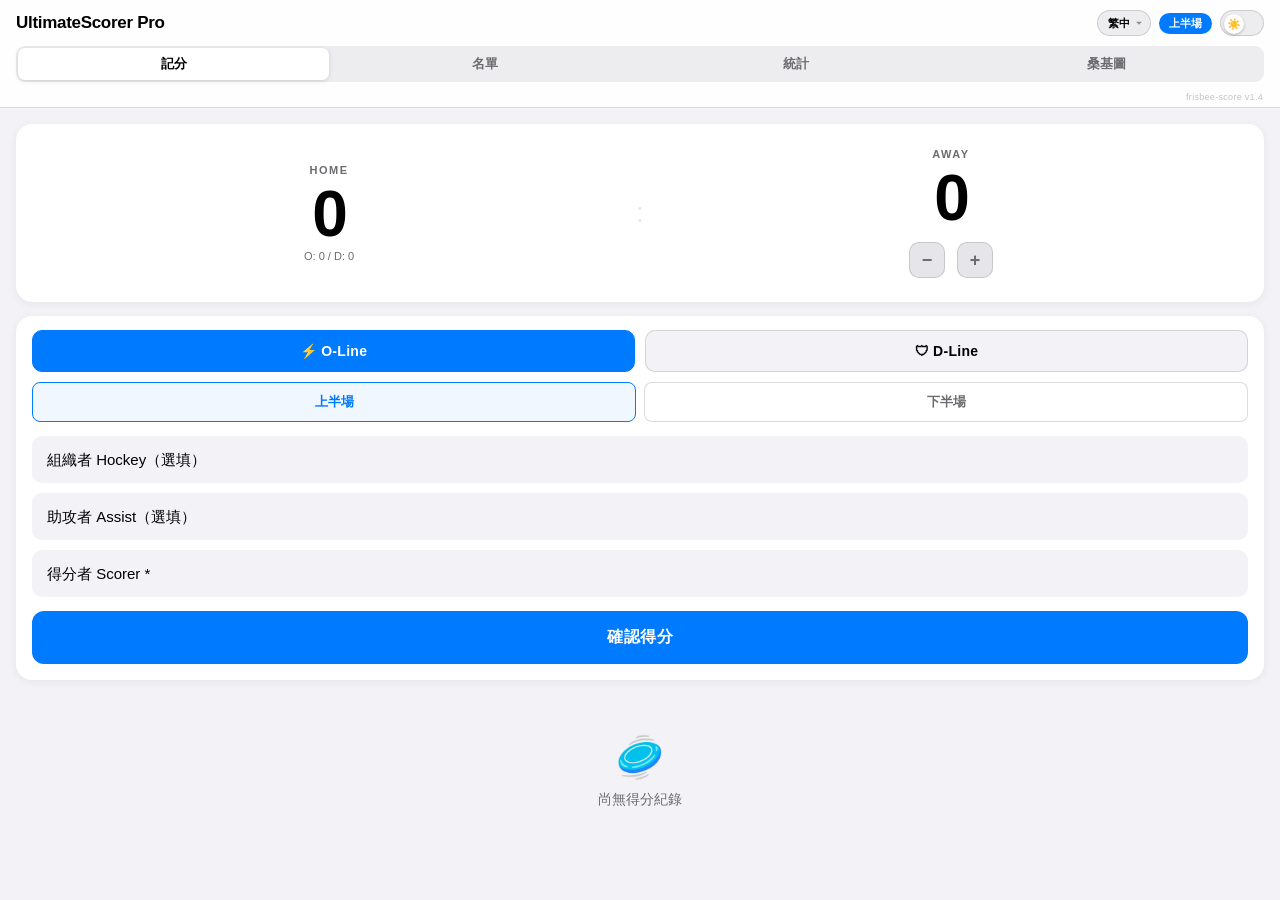
<file: index.html>
<!DOCTYPE html>
<html lang="zh-TW">
<head>
<meta charset="UTF-8">
<meta name="viewport" content="width=device-width, initial-scale=1.0, maximum-scale=1.0, user-scalable=no">
<title>UltimateScorer Pro</title>
<style>
/* ── THEME TOKENS ── */
:root {
  --bg: #F2F2F7;
  --card: #FFFFFF;
  --nav-bg: rgba(255,255,255,0.88);
  --label: #000000;
  --label2: #6C6C70;
  --blue: #007AFF;
  --red: #FF3B30;
  --green: #34C759;
  --orange: #FF9500;
  --border: rgba(60,60,67,0.18);
  --sep: rgba(60,60,67,0.12);
  --seg-bg: rgba(118,118,128,0.12);
  --seg-active: #FFFFFF;
  --half-active-bg: #F0F7FF;
  --opp-btn-bg: #E5E5EA;
  --input-bg: #F2F2F7;
  --stat-card: #FFFFFF;
  --lb-bg: #FFFFFF;
  --sankey-bg: #FFFFFF;
  --sankey-node: #FFFFFF;
  --band-fill: #AEAEB2;
  --band-label: #3C3C43;
  --col-label: #8E8E93;
  --empty-color: #6C6C70;
  --ver-color: rgba(60,60,67,0.3);
  --banner-bg: #FFF3E0;
  --banner-txt: #E65100;
}
body.dark {
  --bg: #1C1C1E;
  --card: #2C2C2E;
  --nav-bg: rgba(28,28,30,0.92);
  --label: #FFFFFF;
  --label2: #98989F;
  --border: rgba(255,255,255,0.12);
  --sep: rgba(255,255,255,0.08);
  --seg-bg: rgba(255,255,255,0.08);
  --seg-active: #3A3A3C;
  --half-active-bg: #1A2E44;
  --opp-btn-bg: #3A3A3C;
  --input-bg: #3A3A3C;
  --stat-card: #2C2C2E;
  --lb-bg: #2C2C2E;
  --sankey-bg: #2C2C2E;
  --sankey-node: #3A3A3C;
  --band-fill: #636366;
  --band-label: #EBEBF5;
  --col-label: #98989F;
  --empty-color: #98989F;
  --ver-color: rgba(255,255,255,0.2);
  --banner-bg: #3E2700;
  --banner-txt: #FFAA00;
}

* { box-sizing: border-box; margin: 0; padding: 0; -webkit-tap-highlight-color: transparent; }

/* ── 語言字體優化 ── */
body { font-family: -apple-system, BlinkMacSystemFont, "SF Pro Text", sans-serif; background: var(--bg); color: var(--label); min-height: 100vh; overflow-x: hidden; transition: background .3s, color .3s; }
body:lang(zh-TW) { font-family: -apple-system, BlinkMacSystemFont, "PingFang TC", "Microsoft JhengHei", "SF Pro Text", sans-serif; }
body:lang(zh-CN) { font-family: -apple-system, BlinkMacSystemFont, "PingFang SC", "Microsoft YaHei", "SF Pro Text", sans-serif; }
body:lang(en) { font-family: -apple-system, BlinkMacSystemFont, "SF Pro Text", "Helvetica Neue", Arial, sans-serif; }

/* NAV */
.nav { position: sticky; top: 0; z-index: 100; background: var(--nav-bg); backdrop-filter: blur(24px); border-bottom: 0.5px solid var(--border); transition: background .3s; }
.nav-top { display: flex; justify-content: space-between; align-items: center; padding: 10px 16px 0; gap: 8px; }
.nav-left { flex: 1; min-width: 0; }
.nav-title { font-size: 17px; font-weight: 800; letter-spacing: -0.3px; white-space: nowrap; overflow: hidden; text-overflow: ellipsis; }
.nav-sub { font-size: 11px; color: var(--label2); font-weight: 500; }
.nav-right { display: flex; align-items: center; gap: 8px; flex-shrink: 0; }
.half-tag { font-size: 11px; font-weight: 700; padding: 3px 10px; border-radius: 20px; background: var(--blue); color: white; }

/* 語言選擇器 (導航列專用) */
.lang-select {
  appearance: none; -webkit-appearance: none;
  background: var(--seg-bg) url("data:image/svg+xml;utf8,<svg fill='%238E8E93' height='14' viewBox='0 0 24 24' width='14' xmlns='http://www.w3.org/2000/svg'><path d='M7 10l5 5 5-5z'/></svg>") no-repeat right 4px center;
  border: 0.5px solid var(--border); border-radius: 13px;
  padding: 2px 20px 2px 10px; font-size: 11px; font-weight: 700;
  color: var(--label); cursor: pointer; outline: none; height: 26px;
}

/* TOGGLES */
.dark-toggle { width: 44px; height: 26px; border-radius: 13px; background: var(--seg-bg); border: 0.5px solid var(--border); position: relative; cursor: pointer; transition: background .3s; flex-shrink: 0; }
.dark-toggle.on { background: #3A3A3C; }
.dark-toggle-knob { position: absolute; top: 3px; left: 3px; width: 20px; height: 20px; border-radius: 50%; background: white; transition: transform .25s; font-size: 11px; display: flex; align-items: center; justify-content: center; box-shadow: 0 1px 3px rgba(0,0,0,0.25); }
.dark-toggle.on .dark-toggle-knob { transform: translateX(18px); }

.switch-btn { width: 44px; height: 26px; border-radius: 13px; background: var(--seg-bg); border: 0.5px solid var(--border); position: relative; cursor: pointer; transition: background .3s; flex-shrink: 0; }
.switch-btn.on { background: var(--green); border-color: var(--green); }
.switch-knob { position: absolute; top: 3px; left: 3px; width: 19px; height: 19px; border-radius: 50%; background: white; transition: transform .25s; box-shadow: 0 1px 3px rgba(0,0,0,0.25); }
.switch-btn.on .switch-knob { transform: translateX(18px); }

.seg { background: var(--seg-bg); border-radius: 9px; padding: 2px; display: flex; margin: 10px 16px; }
.seg-btn { flex: 1; border: none; padding: 7px 4px; font-size: 13px; font-weight: 600; border-radius: 7px; background: transparent; cursor: pointer; color: var(--label2); transition: all .2s; }
.seg-btn.active { background: var(--seg-active); color: var(--label); box-shadow: 0 1px 4px rgba(0,0,0,0.14); }

.ver { font-size: 9px; color: var(--ver-color); text-align: right; padding: 0 17px 5px; letter-spacing: 0.3px; }

/* SCREENS */
.screen { display: none; padding: 16px; padding-bottom: 40px; }
.screen.active { display: block; }
.card { background: var(--card); border-radius: 16px; box-shadow: 0 2px 8px rgba(0,0,0,0.06); margin-bottom: 14px; overflow: hidden; transition: background .3s; }
.card-p { padding: 16px; }

/* SCOREBOARD */
.opp-banner { display:none; background: var(--banner-bg); color: var(--banner-txt); padding: 10px 16px; font-size: 13px; font-weight: 700; border-bottom: 0.5px solid var(--sep); }
.scoreboard { display: flex; align-items: center; justify-content: space-around; padding: 24px 16px; }
.score-side { text-align: center; flex: 1; display: flex; flex-direction: column; align-items: center; }
.score-label { font-size: 11px; font-weight: 800; letter-spacing: 1.5px; color: var(--label2); margin-bottom: 6px; }
.score-num { font-size: 64px; font-weight: 900; letter-spacing: -2px; line-height: 1; transition: transform .3s; }
.score-num.pop { animation: scorePop .35s ease; }
@keyframes scorePop { 0%{transform:scale(1)} 40%{transform:scale(1.25)} 100%{transform:scale(1)} }
.score-divider { font-size: 28px; color: var(--sep); font-weight: 300; padding: 0 10px; }

/* AWAY INLINE CONTROLS */
.opp-ctrl-std { display: flex; gap: 12px; margin-top: 12px; }
.opp-ctrl-std .opp-btn { width: 36px; height: 36px; border-radius: 10px; border: 1px solid var(--border); background: var(--opp-btn-bg); font-size: 18px; font-weight: 700; cursor: pointer; color: var(--label2); }
.opp-ctrl-track { display: none; gap: 8px; margin-top: 16px; align-items: center; justify-content: center; width: 100%; }
.opp-ctrl-track .opp-btn { width: 34px; height: 34px; flex-shrink: 0; border-radius: 8px; border: 1px solid var(--border); background: var(--opp-btn-bg); font-size: 18px; font-weight: 700; cursor: pointer; color: var(--label); transition: opacity .2s; }
.opp-ctrl-track .opp-btn:active { opacity: 0.6; }
.opp-ctrl-track input { flex: 1; min-width: 0; height: 34px; padding: 0 10px; border-radius: 8px; background: var(--input-bg); border: 1px solid transparent; font-size: 13px; color: var(--label); outline: none; }
.opp-ctrl-track input:focus { border-color: var(--orange); }
.opp-ctrl-track .rec-btn { height: 34px; padding: 0 14px; border-radius: 8px; background: var(--orange); color: white; border: none; font-size: 13px; font-weight: 700; cursor: pointer; flex-shrink: 0; }
.opp-ctrl-track .rec-btn:active { transform: scale(0.95); }

/* FORMS */
.line-row { display: flex; gap: 10px; padding: 14px 16px 0; }
.line-btn { flex: 1; padding: 12px; border-radius: 10px; border: 1.5px solid var(--border); font-size: 14px; font-weight: 700; background: var(--input-bg); color: var(--label); cursor: pointer; transition: all .2s; letter-spacing: 0.3px; }
.line-btn.act-o { background: var(--blue); color: white; border-color: var(--blue); }
.line-btn.act-d { background: var(--red); color: white; border-color: var(--red); }
.half-row { display: flex; gap: 8px; padding: 10px 16px 14px; }
.half-btn { flex: 1; padding: 10px; border-radius: 8px; border: 1px solid var(--border); font-size: 13px; font-weight: 700; background: var(--card); cursor: pointer; color: var(--label2); transition: all .2s; }
.half-btn.active { background: var(--half-active-bg); border-color: var(--blue); color: var(--blue); }
.custom-select, .custom-input { width: 100%; padding: 14px; border-radius: 10px; background: var(--input-bg); border: 1px solid transparent; font-size: 15px; appearance: none; -webkit-appearance: none; margin-bottom: 10px; color: var(--label); transition: border-color .3s; }
.custom-select:focus, .custom-input:focus { outline: none; border-color: var(--blue); }
.btn-main { width: 100%; border: none; padding: 16px; border-radius: 12px; background: var(--blue); color: white; font-size: 16px; font-weight: 700; cursor: pointer; transition: transform .15s; letter-spacing: 0.5px; margin-top: 4px; }
.btn-main:active { transform: scale(0.97); }

/* LOG */
.log-item { display: flex; align-items: center; justify-content: space-between; padding: 14px 16px; border-bottom: 0.5px solid var(--sep); }
.log-item:last-child { border-bottom: none; }
.log-bar { width: 4px; height: 36px; border-radius: 2px; flex-shrink: 0; margin-right: 12px; }
.log-main { flex: 1; min-width: 0; }
.log-scorer { font-weight: 700; font-size: 15px; }
.log-chain { font-size: 12px; color: var(--label2); margin-top: 3px; white-space: nowrap; overflow: hidden; text-overflow: ellipsis; }
.log-meta { font-size: 11px; color: var(--label2); margin-top: 2px; }
.log-actions { display: flex; gap: 4px; flex-shrink: 0; }
.icon-btn { border: none; background: none; cursor: pointer; font-size: 16px; padding: 6px; color: var(--label2); }
.log-num { font-size: 12px; font-weight: 800; color: var(--label2); min-width: 24px; text-align: center; margin-right: 10px; }

/* ROSTER & SETTINGS */
.p-chips { display: flex; flex-wrap: wrap; gap: 8px; padding: 16px 16px 8px; }
.p-chip { display: flex; align-items: center; gap: 6px; padding: 6px 12px; border-radius: 20px; font-size: 13px; font-weight: 700; color: white; }
.p-chip-rm { background: rgba(255,255,255,0.25); border: none; border-radius: 50%; width: 16px; height: 16px; cursor: pointer; font-size: 10px; color: white; display: flex; align-items: center; justify-content: center; }
.add-row { display: flex; gap: 8px; padding: 8px 16px 16px; }
.add-btn { background: var(--blue); color: white; border: none; padding: 10px 20px; border-radius: 10px; font-weight: 700; font-size: 14px; cursor: pointer; white-space: nowrap; }
.card-hd { padding: 14px 16px; font-size: 14px; font-weight: 800; border-bottom: 0.5px solid var(--sep); color: var(--label); }

/* STATS & SANKEY */
.stat-grid { display: grid; grid-template-columns: 1fr 1fr; gap: 10px; margin-bottom: 14px; }
.stat-card { background: var(--stat-card); border-radius: 14px; padding: 16px; box-shadow: 0 2px 8px rgba(0,0,0,0.06); }
.stat-label { font-size: 11px; font-weight: 700; letter-spacing: 0.5px; color: var(--label2); margin-bottom: 6px; }
.stat-val { font-size: 28px; font-weight: 900; letter-spacing: -1px; }
.stat-sub { font-size: 12px; color: var(--label2); margin-top: 4px; }
.leaderboard { background: var(--lb-bg); border-radius: 16px; box-shadow: 0 2px 8px rgba(0,0,0,0.06); margin-bottom: 14px; overflow: hidden; }
.lb-header { padding: 14px 16px; border-bottom: 0.5px solid var(--sep); font-size: 13px; font-weight: 800; color: var(--label2); }
.lb-row { display: flex; align-items: center; padding: 12px 16px; border-bottom: 0.5px solid var(--sep); }
.lb-row:last-child { border-bottom: none; }
.lb-rank { font-size: 13px; font-weight: 800; color: var(--label2); min-width: 24px; }
.lb-dot { width: 12px; height: 12px; border-radius: 50%; margin-right: 12px; flex-shrink: 0; }
.lb-name { flex: 1; font-size: 15px; font-weight: 600; min-width: 0; overflow: hidden; text-overflow: ellipsis; white-space: nowrap; }
.lb-count { font-size: 16px; font-weight: 800; }
.lb-bar-wrap { flex: 1; height: 6px; background: var(--bg); border-radius: 3px; margin: 0 12px; min-width: 30px; }
.lb-bar { height: 6px; border-radius: 3px; transition: width .4s ease; }
#sankey-wrap { background: var(--sankey-bg); border-radius: 16px; overflow-x: auto; box-shadow: 0 2px 8px rgba(0,0,0,0.06); margin-bottom: 14px; padding: 8px 0; }
#sankey-svg { display: block; }
.csv-btn { width: 100%; background: none; border: 1.5px solid var(--blue); color: var(--blue); padding: 14px; border-radius: 12px; font-weight: 700; font-size: 15px; cursor: pointer; }

.empty { text-align: center; padding: 40px 20px; color: var(--empty-color); font-size: 14px; }
.empty-icon { font-size: 40px; margin-bottom: 10px; }
.toast { position: fixed; bottom: 30px; left: 50%; transform: translateX(-50%) translateY(20px); background: rgba(30,30,30,0.92); color: white; padding: 12px 24px; border-radius: 24px; font-size: 14px; font-weight: 600; opacity: 0; transition: all .3s; z-index: 9999; white-space: nowrap; pointer-events: none; }
.toast.show { opacity: 1; transform: translateX(-50%) translateY(0); }
.editing-highlight { animation: editPulse .6s ease; }
@keyframes editPulse { 0%,100%{box-shadow:0 2px 8px rgba(0,0,0,0.06)} 50%{box-shadow:0 0 0 3px var(--blue)} }
</style>
</head>
<body>

<div class="nav">
  <div class="nav-top">
    <div class="nav-left">
      <div class="nav-title" id="disp-match">UltimateScorer Pro</div>
      <div class="nav-sub" id="disp-team"></div>
    </div>
    <div class="nav-right">
      <select class="lang-select" id="sel-lang" onchange="setLang(this.value)">
        <option value="zh-TW">繁中</option>
        <option value="zh-CN">简中</option>
        <option value="en">EN</option>
      </select>
      <div class="half-tag" id="disp-half" data-t="half1">上半場</div>
      <button class="dark-toggle" id="dark-toggle" onclick="toggleDark()">
        <div class="dark-toggle-knob" id="toggle-knob">☀️</div>
      </button>
    </div>
  </div>
  <div class="seg">
    <button class="seg-btn active" onclick="showTab('record',this)" data-t="tabRec">記分</button>
    <button class="seg-btn" onclick="showTab('roster',this)" data-t="tabRos">名單</button>
    <button class="seg-btn" onclick="showTab('stats',this)" data-t="tabStat">統計</button>
    <button class="seg-btn" onclick="showTab('sankey',this)" data-t="tabSan">桑基圖</button>
  </div>
  <div class="ver">frisbee-score v1.4</div>
</div>

<div id="record-screen" class="screen active">
  <div class="card">
    <div id="opp-banner" class="opp-banner">
      <span data-t="oppModeOn">🏃 已啟用對手得分記錄模式</span>
    </div>
    <div class="scoreboard">
      <div class="score-side">
        <div class="score-label">HOME</div>
        <div class="score-num" id="us-score">0</div>
        <div style="font-size:11px;color:var(--label2);margin-top:4px" id="line-breakdown">O: 0 / D: 0</div>
      </div>
      <div class="score-divider">:</div>
      <div class="score-side">
        <div class="score-label">AWAY</div>
        <div class="score-num" id="opp-score">0</div>
        
        <div class="opp-ctrl-std" id="opp-ctrl-std">
          <button class="opp-btn" onclick="adj(-1)">−</button>
          <button class="opp-btn" onclick="adj(1)">+</button>
        </div>

        <div class="opp-ctrl-track" id="opp-ctrl-track">
          <button class="opp-btn" onclick="adj(-1)">−</button>
          <input type="text" id="in-opp-scorer" data-ph="oppName" placeholder="對手姓名 (選填)">
          <button class="rec-btn" onclick="recAway()" data-t="btnRec">記錄</button>
        </div>
      </div>
    </div>
  </div>

  <div class="card">
    <div class="line-row">
      <button class="line-btn act-o" id="line-o" onclick="setL('O')" data-t="lineO">⚡ O-Line</button>
      <button class="line-btn" id="line-d" onclick="setL('D')" data-t="lineD">🛡 D-Line</button>
    </div>
    <div class="half-row">
      <button class="half-btn active" id="h1-btn" onclick="setHalf(1)" data-t="half1">上半場</button>
      <button class="half-btn" id="h2-btn" onclick="setHalf(2)" data-t="half2">下半場</button>
    </div>
    <div style="padding:0 16px 16px">
      <select class="custom-select" id="sel-p"></select>
      <select class="custom-select" id="sel-a"></select>
      <select class="custom-select" id="sel-s"></select>
      <button class="btn-main" id="main-btn" onclick="recHome()" data-t="btnConfirm">確認得分</button>
    </div>
  </div>

  <div id="log"></div>
</div>

<div id="roster-screen" class="screen">
  <div class="card">
    <div class="card-hd" data-t="matchSet">比賽設定</div>
    <div style="padding:16px">
      <input id="in-match" type="text" class="custom-input" style="margin-bottom:10px" data-ph="phMatch" placeholder="比賽名稱..." oninput="updateMeta()">
      <input id="in-team" type="text" class="custom-input" style="margin-bottom:16px" data-ph="phTeam" placeholder="隊伍名稱..." oninput="updateMeta()">

      <div style="display:flex; justify-content:space-between; align-items:center; padding-top:16px; border-top:0.5px solid var(--sep);">
        <div>
          <div style="font-size:14px; font-weight:600;" data-t="oppTrackMsg">記錄 AWAY 得分進時間軸</div>
          <div style="font-size:11px; color:var(--label2); margin-top:4px;" data-t="oppTrackSub">啟用後記分頁面會顯示對手得分按鈕</div>
        </div>
        <button class="switch-btn" id="opp-track-toggle" onclick="toggleOppTrack()">
          <div class="switch-knob"></div>
        </button>
      </div>
    </div>
  </div>

  <div class="card">
    <div class="card-hd"><span data-t="rosterTitle">隊員名單</span> <span id="p-count" style="font-weight:400;color:var(--label2)"></span></div>
    <div class="p-chips" id="p-list"></div>
    <div class="add-row">
      <input id="p-in" type="text" class="custom-input" style="flex:1;margin:0" data-ph="phAddP" placeholder="輸入姓名..." onkeydown="if(event.key==='Enter')addP()">
      <button class="add-btn" onclick="addP()" data-t="btnAdd">新增</button>
    </div>
  </div>

  <div class="card card-p" style="display:flex;justify-content:space-between;align-items:center">
    <div>
      <div style="font-size:13px;font-weight:700" data-t="resetMatch">重置本場比賽</div>
      <div style="font-size:11px;color:var(--label2); margin-top:2px" id="reset-hint" data-t="resetSub">清除所有得分紀錄</div>
    </div>
    <button id="reset-btn" onclick="resetStep()" style="background:var(--red);color:white;border:none;padding:8px 16px;border-radius:10px;font-size:13px;font-weight:700;cursor:pointer" data-t="btnReset">重置</button>
  </div>
</div>

<div id="stats-screen" class="screen">
  <div id="stats-content"></div>
</div>

<div id="sankey-screen" class="screen">
  <div id="sankey-wrap"><svg id="sankey-svg" style="min-height:80px"></svg></div>
  <button class="csv-btn" onclick="dl()" data-t="dlCsv">📥 導出 CSV 戰報</button>
</div>

<div class="toast" id="toast"></div>

<script>
const STORAGE_KEY = 'uscorer_v4';

const PALETTE = [
  '#AF52DE', '#FF2D55', '#5856D6', '#34C759', '#FF9500', '#007AFF', '#FF3B30', 
  '#5AC8FA', '#4CD964', '#FFCC00', '#8E8E93', '#E5C07B', '#61AFEF', '#C678DD', 
  '#98C379', '#D19A66', '#E06C75', '#56B6C2'
];

const i18n = {
  'zh-TW': {
    half1: '上半場', half2: '下半場',
    tabRec: '記分', tabRos: '名單', tabStat: '統計', tabSan: '桑基圖',
    oppModeOn: '🏃 已啟用對手得分記錄模式', oppName: '對手姓名 (選填)', btnRec: '記錄',
    lineO: '⚡ O-Line', lineD: '🛡 D-Line',
    phP: '組織者 Hockey（選填）', phA: '助攻者 Assist（選填）', phS: '得分者 Scorer *',
    btnConfirm: '確認得分', matchSet: '比賽設定', phMatch: '比賽名稱...', phTeam: '隊伍名稱...',
    oppTrackMsg: '記錄 AWAY 得分進時間軸', oppTrackSub: '啟用後記分頁面會顯示對手得分按鈕',
    rosterTitle: '隊員名單', phAddP: '輸入姓名...', btnAdd: '新增',
    resetMatch: '重置本場比賽', resetSub: '清除所有得分紀錄', btnReset: '重置',
    statTotal: '總得分 (HOME)', statOeff: 'O-LINE 效率', statH1: '上半場', statKing: '得分王',
    rankS: '🎯 得分排行', rankA: '🤝 助攻排行', rankP: '🏃 組織排行',
    dlCsv: '📥 導出 CSV 戰報', emptyRec: '尚無得分紀錄', emptyStat: '尚無統計數據',
    teamHome: 'HOME', teamAway: 'AWAY', oppScoreMsg: '對手進球'
  },
  'zh-CN': {
    half1: '上半场', half2: '下半场',
    tabRec: '记分', tabRos: '名单', tabStat: '统计', tabSan: '桑基图',
    oppModeOn: '🏃 已启用对手得分记录模式', oppName: '对手姓名 (选填)', btnRec: '记录',
    lineO: '⚡ O-Line', lineD: '🛡 D-Line',
    phP: '组织者 Hockey（选填）', phA: '助攻者 Assist（选填）', phS: '得分者 Scorer *',
    btnConfirm: '确认得分', matchSet: '比赛设定', phMatch: '比赛名称...', phTeam: '队伍名称...',
    oppTrackMsg: '记录 AWAY 得分进时间轴', oppTrackSub: '启用后记分页面会显示对手得分按钮',
    rosterTitle: '队员名单', phAddP: '输入姓名...', btnAdd: '新增',
    resetMatch: '重置本场比赛', resetSub: '清除所有得分纪录', btnReset: '重置',
    statTotal: '总得分 (HOME)', statOeff: 'O-LINE 效率', statH1: '上半场', statKing: '得分王',
    rankS: '🎯 得分排行', rankA: '🤝 助攻排行', rankP: '🏃 组织排行',
    dlCsv: '📥 导出 CSV 战报', emptyRec: '尚无得分纪录', emptyStat: '尚无统计数据',
    teamHome: 'HOME', teamAway: 'AWAY', oppScoreMsg: '对手进球'
  },
  'en': {
    half1: '1st Half', half2: '2nd Half',
    tabRec: 'Score', tabRos: 'Roster', tabStat: 'Stats', tabSan: 'Sankey',
    oppModeOn: '🏃 Opponent Track Mode On', oppName: 'Opponent Name (Opt)', btnRec: 'Record',
    lineO: '⚡ O-Line', lineD: '🛡 D-Line',
    phP: 'Hockey (Optional)', phA: 'Assist (Optional)', phS: 'Scorer *',
    btnConfirm: 'Confirm Score', matchSet: 'Match Settings', phMatch: 'Match Name...', phTeam: 'Team Name...',
    oppTrackMsg: 'Track AWAY Scores in Timeline', oppTrackSub: 'Shows inline opponent input in Scoreboard',
    rosterTitle: 'Roster', phAddP: 'Enter Name...', btnAdd: 'Add',
    resetMatch: 'Reset Match', resetSub: 'Clear all score records', btnReset: 'Reset',
    statTotal: 'Total (HOME)', statOeff: 'O-Line Eff.', statH1: '1st Half', statKing: 'Top Scorer',
    rankS: '🎯 Scorers', rankA: '🤝 Assists', rankP: '🏃 Hockey',
    dlCsv: '📥 Export CSV', emptyRec: 'No score records yet', emptyStat: 'No stats yet',
    teamHome: 'HOME', teamAway: 'AWAY', oppScoreMsg: 'Opponent Scored'
  }
};

let state = load();

function load() {
  try {
    const d = localStorage.getItem(STORAGE_KEY);
    if (d) {
      const parsed = JSON.parse(d);
      if (!parsed.playerColors) parsed.playerColors = {};
      if (!parsed.lang) parsed.lang = 'zh-TW';
      return parsed;
    }
  } catch(e) {}
  return {
    players: [], playerColors: {}, points: [],
    opp: 0, line: 'O', half: 1, matchName: '', teamName: '',
    dark: false, trackOpp: false, lang: 'zh-TW'
  };
}

function save() {
  try { localStorage.setItem(STORAGE_KEY, JSON.stringify(state)); } catch(e) {}
}

function t(key) {
  return i18n[state.lang]?.[key] || i18n['zh-TW'][key];
}

function updateI18n() {
  document.querySelectorAll('[data-t]').forEach(el => el.textContent = t(el.getAttribute('data-t')));
  document.querySelectorAll('[data-ph]').forEach(el => el.setAttribute('placeholder', t(el.getAttribute('data-ph'))));
  document.getElementById('disp-half').textContent = state.half === 1 ? t('half1') : t('half2');
  popSelects();
  updateDisplay();
  if (document.getElementById('stats-screen').classList.contains('active')) renderStats();
  if (document.getElementById('sankey-screen').classList.contains('active')) drawSankey();
}

function setLang(l) {
  state.lang = l;
  document.documentElement.lang = l; // 觸發 CSS :lang() 以套用優化字體
  save();
  updateI18n();
}

function assignColor(name) {
  if (state.playerColors[name]) return state.playerColors[name];
  const used = Object.values(state.playerColors);
  const avail = PALETTE.filter(c => !used.includes(c));
  const color = avail.length > 0 ? avail[0] : PALETTE[used.length % PALETTE.length];
  state.playerColors[name] = color;
  return color;
}

function pColor(name) {
  return state.playerColors[name] || '#8E8E93';
}

function toast(msg) {
  const el = document.getElementById('toast');
  el.textContent = msg;
  el.classList.add('show');
  setTimeout(() => el.classList.remove('show'), 2000);
}

function toggleDark() {
  state.dark = !state.dark;
  applyDark();
  save();
  if (document.getElementById('stats-screen').classList.contains('active')) renderStats();
  if (document.getElementById('sankey-screen').classList.contains('active')) drawSankey();
}

function applyDark() {
  document.body.classList.toggle('dark', state.dark);
  const tog = document.getElementById('dark-toggle');
  tog.classList.toggle('on', state.dark);
  document.getElementById('toggle-knob').textContent = state.dark ? '🌙' : '☀️';
}

function toggleOppTrack() {
  state.trackOpp = !state.trackOpp;
  applyOppTrack();
  save();
}

function applyOppTrack() {
  const tog = document.getElementById('opp-track-toggle');
  if (tog) tog.classList.toggle('on', state.trackOpp);

  const banner = document.getElementById('opp-banner');
  const ctrlStd = document.getElementById('opp-ctrl-std');
  const ctrlTrack = document.getElementById('opp-ctrl-track');

  if (state.trackOpp) {
    banner.style.display = 'block';
    ctrlStd.style.display = 'none';
    ctrlTrack.style.display = 'flex';
  } else {
    banner.style.display = 'none';
    ctrlStd.style.display = 'flex';
    ctrlTrack.style.display = 'none';
  }
  updateDisplay();
}

function showTab(tabId, btn) {
  document.querySelectorAll('.screen').forEach(s => s.classList.remove('active'));
  document.querySelectorAll('.seg-btn').forEach(x => x.classList.remove('active'));
  document.getElementById(tabId + '-screen').classList.add('active');
  btn.classList.add('active');
  document.getElementById('disp-half').style.display = tabId === 'record' ? '' : 'none';
  if (tabId === 'stats') renderStats();
  if (tabId === 'sankey') drawSankey();
}

function updateMeta() {
  state.matchName = document.getElementById('in-match').value.trim();
  state.teamName = document.getElementById('in-team').value.trim();
  document.getElementById('disp-match').textContent = state.matchName || 'UltimateScorer Pro';
  document.getElementById('disp-team').textContent = state.teamName || '';
  save();
}

function setL(l) {
  state.line = l;
  document.getElementById('line-o').className = 'line-btn' + (l === 'O' ? ' act-o' : '');
  document.getElementById('line-d').className = 'line-btn' + (l === 'D' ? ' act-d' : '');
  save();
}

function setHalf(h) {
  state.half = h;
  document.getElementById('h1-btn').classList.toggle('active', h === 1);
  document.getElementById('h2-btn').classList.toggle('active', h === 2);
  document.getElementById('disp-half').textContent = h === 1 ? t('half1') : t('half2');
  save();
}

function adj(d) {
  if (state.trackOpp) {
    if (d === -1) {
      const lastAwayIdx = state.points.map((p,i)=>({p,i})).filter(x=>x.p.isOpp).pop()?.i;
      if (lastAwayIdx !== undefined) {
        state.points.splice(lastAwayIdx, 1);
        save();
        updateDisplay();
      }
    }
  } else {
    state.opp = Math.max(0, state.opp + d);
    document.getElementById('opp-score').textContent = state.opp;
    save();
  }
}

function popSelects() {
  const sels = [
    {id:'sel-p', ph:'phP'},
    {id:'sel-a', ph:'phA'},
    {id:'sel-s', ph:'phS'}
  ];
  sels.forEach(({id, ph}) => {
    const s = document.getElementById(id), v = s.value;
    s.innerHTML = `<option value="">${t(ph)}</option>`;
    state.players.forEach(p => {
      const o = document.createElement('option');
      o.value = o.textContent = p;
      if (p === v) o.selected = true;
      s.appendChild(o);
    });
  });
}

function recHome() {
  const p = document.getElementById('sel-p').value;
  const a = document.getElementById('sel-a').value;
  const s = document.getElementById('sel-s').value;
  if (!s) { toast('⚠️'); return; }
  
  state.points.push({
    isOpp: false, l: state.line, half: state.half,
    p: p || '無', a: a || '無', s: s,
    t: new Date().toLocaleTimeString('en-US', {hour12:false, hour:'2-digit', minute:'2-digit'})
  });
  save();
  updateDisplay();
  popScoreAnim('us-score');
  toast(`🎯 ${s}`);
}

function recAway() {
  const s = document.getElementById('in-opp-scorer').value.trim() || t('teamAway');
  state.points.push({
    isOpp: true, l: state.line, half: state.half,
    p: '無', a: '無', s: s,
    t: new Date().toLocaleTimeString('en-US', {hour12:false, hour:'2-digit', minute:'2-digit'})
  });
  document.getElementById('in-opp-scorer').value = '';
  save();
  updateDisplay();
  popScoreAnim('opp-score');
  toast(`🎯 ${t('teamAway')}`);
}

function popScoreAnim(id) {
  const el = document.getElementById(id);
  el.classList.remove('pop');
  void el.offsetWidth;
  el.classList.add('pop');
}

function edit(i) {
  const pt = state.points[i];
  setL(pt.l);
  setHalf(pt.half || 1);
  
  if (pt.isOpp) {
    if (!state.trackOpp) { state.trackOpp = true; applyOppTrack(); }
    document.getElementById('in-opp-scorer').value = pt.s === t('teamAway') || pt.s === 'AWAY' ? '' : pt.s;
  } else {
    popSelects();
    document.getElementById('sel-p').value = pt.p === '無' ? '' : pt.p;
    document.getElementById('sel-a').value = pt.a === '無' ? '' : pt.a;
    document.getElementById('sel-s').value = pt.s;
  }
  state.points.splice(i, 1);
  save();
  updateDisplay();
  window.scrollTo({ top: 0, behavior: 'smooth' });
}

function updateDisplay() {
  const pts = state.points;
  const homePts = pts.filter(p => !p.isOpp);
  const awayPts = pts.filter(p => p.isOpp);
  
  document.getElementById('us-score').textContent = homePts.length;
  document.getElementById('opp-score').textContent = state.trackOpp ? awayPts.length : state.opp;
  
  const oLine = homePts.filter(p => p.l === 'O').length;
  const dLine = homePts.filter(p => p.l === 'D').length;
  document.getElementById('line-breakdown').textContent = `O: ${oLine} / D: ${dLine}`;
  
  ['sel-p','sel-a','sel-s'].forEach(id => document.getElementById(id).value = '');
  renderLog();
}

function renderLog() {
  const pts = state.points;
  const el = document.getElementById('log');
  if (!pts.length) {
    el.innerHTML = `<div class="empty"><div class="empty-icon">🥏</div>${t('emptyRec')}</div>`;
    return;
  }
  el.innerHTML = '<div class="card">' +
    pts.slice().reverse().map((pt, ri) => {
      const i = pts.length - 1 - ri;
      const color = pt.isOpp ? '#8E8E93' : (pt.l === 'O' ? 'var(--blue)' : 'var(--red)');
      const scorerText = pt.isOpp ? `${t('teamAway')} (${pt.s})` : pt.s;
      const chainText = pt.isOpp ? t('oppScoreMsg') : [pt.p, pt.a, pt.s].filter(x => x !== '無').join(' → ');
      const teamText = pt.isOpp ? t('teamAway') : t('teamHome');
      const hText = pt.half === 2 ? t('half2') : t('half1');

      return `<div class="log-item">
        <div class="log-bar" style="background:${color}"></div>
        <div class="log-num">#${i+1}</div>
        <div class="log-main">
          <div class="log-scorer">${scorerText}</div>
          <div class="log-chain">${chainText}</div>
          <div class="log-meta">${teamText} · ${pt.l}-Line · ${hText} · ${pt.t}</div>
        </div>
        <div class="log-actions">
          <button class="icon-btn" onclick="edit(${i})">✏️</button>
        </div>
      </div>`;
    }).join('') + '</div>';
}

function addP() {
  const inp = document.getElementById('p-in');
  const name = inp.value.trim();
  if (!name) return;
  if (state.players.includes(name)) return;
  state.players.push(name);
  assignColor(name);
  inp.value = '';
  save();
  renderRoster();
  popSelects();
}

function removeP(name) {
  state.players = state.players.filter(p => p !== name);
  delete state.playerColors[name];
  save();
  renderRoster();
  popSelects();
}

function renderRoster() {
  document.getElementById('p-count').textContent = `(${state.players.length})`;
  document.getElementById('p-list').innerHTML = state.players.map(p =>
    `<div class="p-chip" style="background:${pColor(p)}">
      ${p} <button class="p-chip-rm" onclick="removeP('${p}')">✕</button>
    </div>`
  ).join('');
}

let resetPending = false, resetTimer = null;
function resetStep() {
  const btn = document.getElementById('reset-btn');
  if (!resetPending) {
    resetPending = true;
    btn.textContent = '確認?';
    btn.style.background = '#8E8E93';
    resetTimer = setTimeout(() => {
      resetPending = false;
      btn.textContent = t('btnReset');
      btn.style.background = 'var(--red)';
    }, 3000);
  } else {
    clearTimeout(resetTimer);
    resetPending = false;
    btn.textContent = t('btnReset');
    btn.style.background = 'var(--red)';
    state.points = []; state.opp = 0;
    save(); updateDisplay();
  }
}

function renderStats() {
  const pts = state.points.filter(p => !p.isOpp);
  const el = document.getElementById('stats-content');
  if (!pts.length) {
    el.innerHTML = `<div class="empty"><div class="empty-icon">📊</div>${t('emptyStat')}</div>`;
    return;
  }
  
  const scorers = {}, assisters = {}, passers = {};
  let oCount = 0, dCount = 0, h1 = 0, h2 = 0;
  pts.forEach(pt => {
    scorers[pt.s] = (scorers[pt.s] || 0) + 1;
    if (pt.a !== '無') assisters[pt.a] = (assisters[pt.a] || 0) + 1;
    if (pt.p !== '無') passers[pt.p] = (passers[pt.p] || 0) + 1;
    if (pt.l === 'O') oCount++; else dCount++;
    if (pt.half === 2) h2++; else h1++;
  });
  
  const topScorer = Object.entries(scorers).sort((a,b) => b[1]-a[1])[0];
  const oEff = pts.length > 0 ? Math.round(oCount / pts.length * 100) : 0;
  const awayScore = state.trackOpp ? state.points.filter(p => p.isOpp).length : state.opp;

  const makeBoard = (title, data, color) => {
    const sorted = Object.entries(data).sort((a,b) => b[1]-a[1]);
    const max = sorted[0]?.[1] || 1;
    return `<div class="leaderboard"><div class="lb-header">${title}</div>
      ${sorted.map(([name, n], idx) => `
        <div class="lb-row">
          <div class="lb-rank">${idx+1}</div>
          <div class="lb-dot" style="background:${pColor(name)}"></div>
          <div class="lb-name">${name}</div>
          <div class="lb-bar-wrap"><div class="lb-bar" style="width:${Math.round(n/max*100)}%;background:${color}"></div></div>
          <div class="lb-count" style="color:${color}">${n}</div>
        </div>`).join('')}</div>`;
  };

  el.innerHTML = `
    <div class="stat-grid">
      <div class="stat-card">
        <div class="stat-label">${t('statTotal')}</div>
        <div class="stat-val">${pts.length}</div>
        <div class="stat-sub">對手 ${awayScore} 分</div>
      </div>
      <div class="stat-card">
        <div class="stat-label">${t('statOeff')}</div>
        <div class="stat-val" style="color:var(--blue)">${oEff}%</div>
        <div class="stat-sub">O:${oCount} / D:${dCount}</div>
      </div>
      <div class="stat-card">
        <div class="stat-label">${t('statH1')}</div>
        <div class="stat-val">${h1}</div>
        <div class="stat-sub">下半場 ${h2} 分</div>
      </div>
      <div class="stat-card">
        <div class="stat-label">${t('statKing')}</div>
        <div class="stat-val" style="font-size:20px">${topScorer ? topScorer[0] : '—'}</div>
        <div class="stat-sub">${topScorer ? topScorer[1] + ' 分' : ''}</div>
      </div>
    </div>
    ${makeBoard(t('rankS'), scorers, 'var(--blue)')}
    ${Object.keys(assisters).length ? makeBoard(t('rankA'), assisters, 'var(--green)') : ''}
    ${Object.keys(passers).length ? makeBoard(t('rankP'), passers, '#FF9500') : ''}
  `;
}

function drawSankey() {
  const svg = document.getElementById('sankey-svg');
  const pts = state.points.filter(p => !p.isOpp);
  if (!pts.length) { svg.innerHTML=''; return; }

  const isDark = state.dark;
  const nodeColor = isDark ? '#3A3A3C' : '#FFFFFF';
  const bandFill = isDark ? '#636366' : '#AEAEB2';
  const bandLabel = isDark ? '#EBEBF5' : '#3C3C43';
  const colLabel = isDark ? '#98989F' : '#8E8E93';

  const hasPasser = pts.some(p => p.p !== '無');
  const hasAssist = pts.some(p => p.a !== '無');
  if (!hasPasser && !hasAssist) { svg.innerHTML=''; return; }

  const PC = 0, AC = hasPasser ? 1 : 0, SC = (hasPasser?1:0) + (hasAssist?1:0);
  const numCols = SC + 1;
  const linkMap = {};
  
  pts.forEach(pt => {
    if (pt.p!=='無' && pt.a!=='無') { 
      linkMap[`${pt.p}|${PC}>${pt.a}|${AC}`] = (linkMap[`${pt.p}|${PC}>${pt.a}|${AC}`]||0)+1;
      linkMap[`${pt.a}|${AC}>${pt.s}|${SC}`] = (linkMap[`${pt.a}|${AC}>${pt.s}|${SC}`]||0)+1;
    } else if (pt.p!=='無') { linkMap[`${pt.p}|${PC}>${pt.s}|${SC}`] = (linkMap[`${pt.p}|${PC}>${pt.s}|${SC}`]||0)+1; }
    else if (pt.a!=='無') { linkMap[`${pt.a}|${AC}>${pt.s}|${SC}`] = (linkMap[`${pt.a}|${AC}>${pt.s}|${SC}`]||0)+1; }
  });

  const links = Object.entries(linkMap).map(([k,v]) => {
    const [f,t] = k.split('>'); const [fn,fc] = f.split('|'); const [tn,tc] = t.split('|');
    return {fid:f, tid:t, fn, tn, fc:+fc, tc:+tc, value:v};
  });

  const colNodes = Array.from({length: numCols}, () => []);
  const seen = new Set();
  links.forEach(lk => {
    if (!seen.has(lk.fid)) { seen.add(lk.fid); colNodes[lk.fc].push(lk.fid); }
    if (!seen.has(lk.tid)) { seen.add(lk.tid); colNodes[lk.tc].push(lk.tid); }
  });

  const nodeOut = {}, nodeIn = {};
  links.forEach(lk => { nodeOut[lk.fid]=(nodeOut[lk.fid]||0)+lk.value; nodeIn[lk.tid]=(nodeIn[lk.tid]||0)+lk.value; });
  const nodeValue = {};
  colNodes.forEach((ids, ci) => ids.forEach(id => nodeValue[id] = ci===SC ? (nodeIn[id]||0) : (nodeOut[id]||0)));

  const W = Math.max(document.getElementById('sankey-wrap').clientWidth - 24, 260);
  const availH = 400, unitH = Math.max(14, Math.floor((availH-80)/Math.max(...colNodes.map(ids=>ids.reduce((s,id)=>s+nodeValue[id],0)))));
  const minH = Math.max(unitH*1.2, 34), gapY = 12, padTop = 36, padX = 10;
  const nW = Math.min(90, Math.floor((W-padX*2)/numCols - 20));
  const colSpacing = numCols>1 ? (W-padX*2-nW)/(numCols-1) : 0;

  const colH = colNodes.map(ids => ids.reduce((s,id) => s+Math.max(nodeValue[id]*unitH,minH)+gapY,0)-gapY);
  const maxH = Math.max(...colH);
  
  const nodePos = {};
  colNodes.forEach((ids, ci) => {
    let y = padTop + (maxH-colH[ci])/2;
    ids.forEach(id => { const h=Math.max(nodeValue[id]*unitH,minH); nodePos[id]={x:padX+ci*colSpacing,y,h}; y+=h+gapY; });
  });

  links.sort((a,b) => (nodePos[a.fid]?.y||0)-(nodePos[b.fid]?.y||0) || (nodePos[a.tid]?.y||0)-(nodePos[b.tid]?.y||0));
  const srcOff={}, tgtOff={}; let html='';

  links.forEach(lk => {
    const src=nodePos[lk.fid], tgt=nodePos[lk.tid]; if(!src||!tgt) return;
    const lh=Math.max(lk.value*unitH, 5), sOff=srcOff[lk.fid]||0, tOff=tgtOff[lk.tid]||0;
    srcOff[lk.fid]=sOff+lh; tgtOff[lk.tid]=tOff+lh;
    const x1=src.x+nW, y1t=src.y+sOff, y1b=y1t+lh, x2=tgt.x, y2t=tgt.y+tOff, y2b=y2t+lh, mx=(x1+x2)/2;
    html += `<path d="M${x1},${y1t} C${mx},${y1t} ${mx},${y2t} ${x2},${y2t} L${x2},${y2b} C${mx},${y2b} ${mx},${y1b} ${x1},${y1b} Z" fill="${bandFill}" fill-opacity="0.35"/>`;
    
    // 【防重疊修改】將文字畫在連線剛離開「起點」的地方，而不是畫在兩條線交叉的正中央。
    // 因為每個起點(x1)的 Y 軸區塊(y1t ~ y1b) 都是互斥不會重疊的，所以這樣畫 100% 避免了數字打架。
    if(lh>=10) {
      const tx = x1 + 6; // 往右挪出一點點距離
      const ty = (y1t+y1b)/2 + 3; // 取起點該頻寬的垂直正中心
      html += `<text x="${tx}" y="${ty}" text-anchor="start" font-size="11" font-weight="800" fill="${bandLabel}" opacity="0.8">${lk.value}</text>`;
    }
  });

  Object.entries(nodePos).forEach(([id, {x,y,h}]) => {
    const name=id.split('|')[0], color=pColor(name), val=nodeValue[id];
    html += `<rect x="${x}" y="${y}" width="${nW}" height="${h}" rx="7" fill="${nodeColor}" stroke="${color}" stroke-width="2"/>
             <text x="${x+nW/2}" y="${y+h/2+(h>minH+2?-4:5)}" text-anchor="middle" font-size="${nW<70?10:12}" font-weight="800" fill="${color}">${name}</text>`;
    if(h>minH+2) html += `<text x="${x+nW/2}" y="${y+h/2+11}" text-anchor="middle" font-size="9" fill="${color}" opacity="0.75">${val}</text>`;
  });

  const totalH = padTop + maxH + 20;
  svg.innerHTML = html;
  svg.setAttribute('viewBox', `0 0 ${W} ${totalH}`);
  svg.setAttribute('width', W); svg.setAttribute('height', totalH);
}

function dl() {
  const match = state.matchName || 'Match';
  const team  = state.teamName  || 'Team';
  let c = `\uFEFF比賽,隊伍,時間,半場,組別,得分方,組織,助攻,得分\n`;
  state.points.forEach(p => {
    c += `${match},${team},${p.t},${p.half === 2 ? t('half2') : t('half1')},${p.l}-Line,${p.isOpp ? 'AWAY' : 'HOME'},${p.p},${p.a},${p.s}\n`;
  });
  const a = document.createElement('a');
  a.href = URL.createObjectURL(new Blob([c], { type: 'text/csv' }));
  a.download = `Stats_${match}.csv`;
  a.click();
}

function init() {
  if (!state.lang) state.lang = 'zh-TW';
  document.getElementById('sel-lang').value = state.lang;
  document.documentElement.lang = state.lang; // 載入時立即觸發字體
  applyDark();
  applyOppTrack();
  updateI18n();
  document.getElementById('in-match').value = state.matchName || '';
  document.getElementById('in-team').value = state.teamName || '';
  document.getElementById('disp-match').textContent = state.matchName || 'UltimateScorer Pro';
  document.getElementById('disp-team').textContent = state.teamName || '';
  setL(state.line || 'O');
  setHalf(state.half || 1);
  renderRoster();
}

let resizeTimer;
window.addEventListener('resize', () => {
  clearTimeout(resizeTimer);
  resizeTimer = setTimeout(() => {
    if (document.getElementById('sankey-screen').classList.contains('active')) drawSankey();
  }, 200);
});

init();
</script>
</body>
</html>
</file>
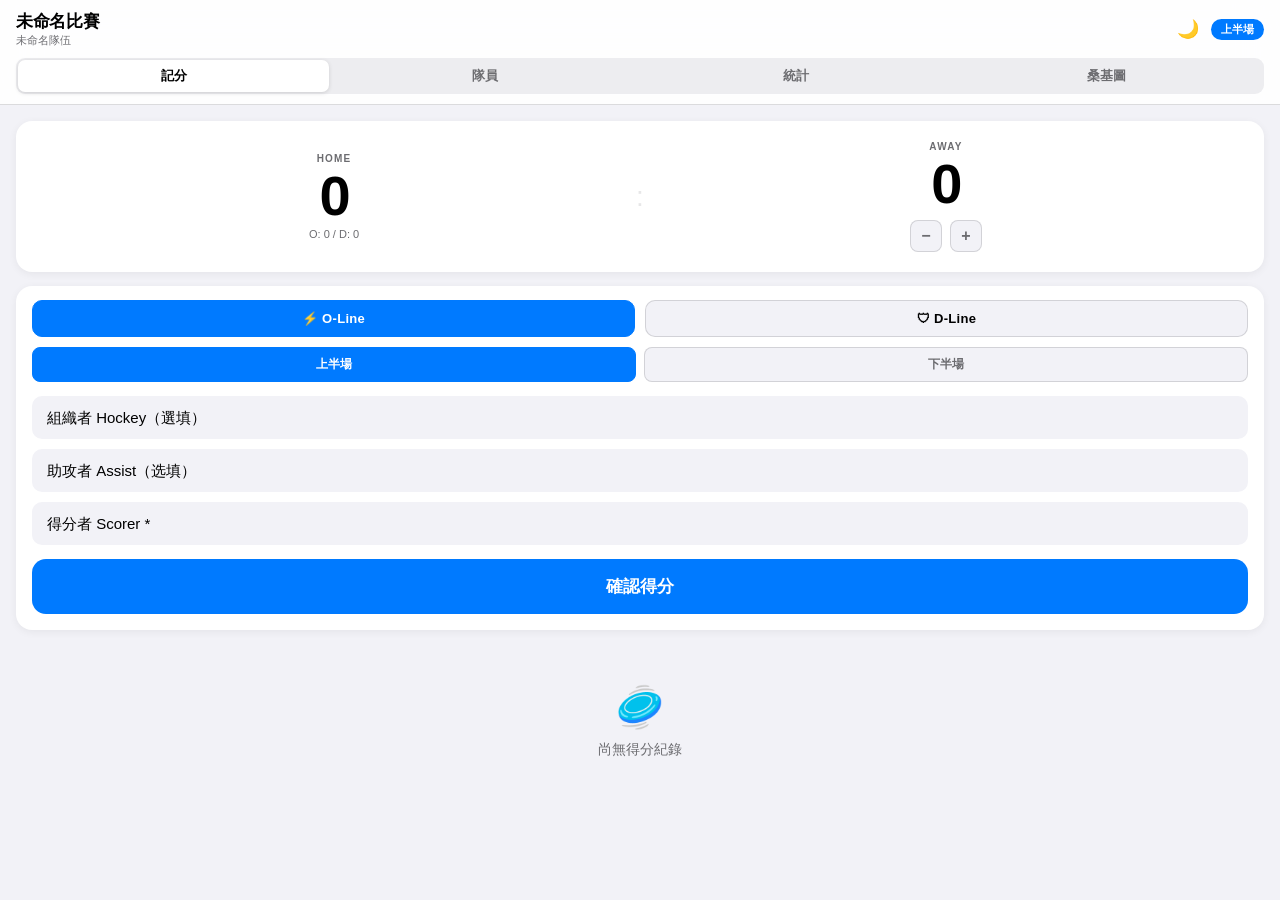
<file: index1.1G.html>
<!DOCTYPE html>
<html lang="zh-TW">
<head>
<meta charset="UTF-8">
<meta name="viewport" content="width=device-width, initial-scale=1.0, maximum-scale=1.0, user-scalable=no">
<title>UltimateScorer Pro</title>
<style>
:root {
  --bg: #F2F2F7;
  --card: #FFFFFF;
  --label: #000000;
  --label2: #6C6C70;
  --blue: #007AFF;
  --red: #FF3B30;
  --green: #34C759;
  --border: rgba(60,60,67,0.18);
  --sep: rgba(60,60,67,0.12);
  --seg-bg: rgba(118,118,128,0.12);
  --input-bg: #F2F2F7;
  --nav-bg: rgba(255,255,255,0.88);
}

/* 深色模式變數 */
body.dark-mode {
  --bg: #000000;
  --card: #1C1C1E;
  --label: #FFFFFF;
  --label2: #EBEBF599;
  --border: rgba(84,84,88,0.65);
  --sep: rgba(84,84,88,0.3);
  --seg-bg: #2C2C2E;
  --input-bg: #2C2C2E;
  --nav-bg: rgba(28,28,30,0.88);
}

* { box-sizing: border-box; margin: 0; padding: 0; -webkit-tap-highlight-color: transparent; }
body { font-family: -apple-system, BlinkMacSystemFont, "SF Pro Text", sans-serif; background: var(--bg); color: var(--label); min-height: 100vh; overflow-x: hidden; transition: background 0.3s, color 0.3s; }

/* NAV */
.nav { position: sticky; top: 0; z-index: 100; background: var(--nav-bg); backdrop-filter: blur(24px); border-bottom: 0.5px solid var(--border); transition: background 0.3s; }
.nav-top { display: flex; justify-content: space-between; align-items: center; padding: 10px 16px 0; }
.nav-title { font-size: 17px; font-weight: 800; letter-spacing: -0.3px; }
.nav-sub { font-size: 11px; color: var(--label2); font-weight: 500; }
.nav-actions { display: flex; align-items: center; gap: 12px; }
.theme-toggle { background: none; border: none; font-size: 18px; cursor: pointer; color: var(--label); }
.half-tag { font-size: 11px; font-weight: 700; padding: 3px 10px; border-radius: 20px; background: var(--blue); color: white; }
.seg { background: var(--seg-bg); border-radius: 9px; padding: 2px; display: flex; margin: 10px 16px; }
.seg-btn { flex: 1; border: none; padding: 7px 4px; font-size: 13px; font-weight: 600; border-radius: 7px; background: transparent; cursor: pointer; color: var(--label2); transition: all .2s; }
.seg-btn.active { background: var(--card); color: var(--label); box-shadow: 0 1px 4px rgba(0,0,0,0.14); }

/* SCREENS */
.screen { display: none; padding: 16px; padding-bottom: 40px; }
.screen.active { display: block; }

/* CARDS */
.card { background: var(--card); border-radius: 16px; box-shadow: 0 2px 8px rgba(0,0,0,0.06); margin-bottom: 14px; overflow: hidden; transition: background 0.3s; }
.card-p { padding: 16px; }

/* SCOREBOARD */
.scoreboard { display: flex; align-items: center; justify-content: space-around; padding: 20px 16px; }
.score-side { text-align: center; flex: 1; }
.score-label { font-size: 10px; font-weight: 800; letter-spacing: 1.2px; color: var(--label2); margin-bottom: 4px; }
.score-num { font-size: 56px; font-weight: 900; letter-spacing: -2px; line-height: 1; transition: all .3s; }
.score-num.pop { animation: scorePop .35s ease; }
@keyframes scorePop { 0%{transform:scale(1)} 40%{transform:scale(1.25)} 100%{transform:scale(1)} }
.score-divider { font-size: 28px; color: var(--sep); font-weight: 300; }
.opp-ctrl { display: flex; gap: 8px; margin-top: 8px; justify-content: center; }
.opp-btn { width: 32px; height: 32px; border-radius: 8px; border: 1px solid var(--border); background: var(--input-bg); font-size: 16px; font-weight: 700; cursor: pointer; color: var(--label2); }

/* LINE TOGGLE */
.line-row { display: flex; gap: 10px; padding: 14px 16px 0; }
.line-btn { flex: 1; padding: 10px; border-radius: 10px; border: 1.5px solid var(--border); font-size: 13px; font-weight: 700; background: var(--input-bg); color: var(--label); cursor: pointer; transition: all .2s; letter-spacing: 0.3px; }
.line-btn.act-o { background: var(--blue); color: white; border-color: var(--blue); }
.line-btn.act-d { background: var(--red); color: white; border-color: var(--red); }

/* HALF ROW */
.half-row { display: flex; gap: 8px; padding: 10px 16px 14px; }
.half-btn { flex: 1; padding: 8px; border-radius: 8px; border: 1px solid var(--border); font-size: 12px; font-weight: 700; background: var(--input-bg); cursor: pointer; color: var(--label2); transition: all .2s; }
.half-btn.active { background: var(--blue); border-color: var(--blue); color: white; }

/* FORM */
.custom-select { width: 100%; padding: 12px 14px; border-radius: 10px; background: var(--input-bg); border: 1px solid transparent; font-size: 15px; appearance: none; -webkit-appearance: none; margin-bottom: 10px; color: var(--label); transition: background 0.3s, color 0.3s; }
.custom-input { width: 100%; padding: 12px 14px; border-radius: 10px; background: var(--input-bg); border: 1px solid transparent; font-size: 15px; color: var(--label); transition: background 0.3s, color 0.3s; }
.custom-select:focus, .custom-input:focus { outline: none; border-color: var(--blue); }
.btn-row { display: flex; gap: 10px; margin-top: 4px; }
.btn-main { flex: 3; border: none; padding: 16px; border-radius: 14px; background: var(--blue); color: white; font-size: 17px; font-weight: 700; cursor: pointer; transition: all .15s; letter-spacing: -0.2px; }
.btn-main:active { transform: scale(0.97); }
.btn-main.d-mode { background: var(--red); }

/* LOG */
.log-item { display: flex; align-items: center; justify-content: space-between; padding: 13px 16px; border-bottom: 0.5px solid var(--sep); }
.log-item:last-child { border-bottom: none; }
.log-bar { width: 4px; height: 36px; border-radius: 2px; flex-shrink: 0; margin-right: 12px; }
.log-main { flex: 1; }
.log-scorer { font-weight: 700; font-size: 14px; }
.log-chain { font-size: 11px; color: var(--label2); margin-top: 2px; }
.log-meta { font-size: 10px; color: var(--label2); margin-top: 1px; }
.log-actions { display: flex; gap: 4px; }
.icon-btn { border: none; background: none; cursor: pointer; font-size: 16px; padding: 6px; color: var(--label2); }
.log-num { font-size: 11px; font-weight: 800; color: var(--label2); min-width: 22px; text-align: center; margin-right: 8px; }

/* ROSTER */
.p-chips { display: flex; flex-wrap: wrap; gap: 8px; padding: 16px 16px 8px; }
.p-chip { display: flex; align-items: center; gap: 6px; padding: 6px 12px; border-radius: 20px; font-size: 12px; font-weight: 700; color: white; }
.p-chip-rm { background: rgba(255,255,255,0.25); border: none; border-radius: 50%; width: 16px; height: 16px; cursor: pointer; font-size: 10px; color: white; display: flex; align-items: center; justify-content: center; }
.add-row { display: flex; gap: 8px; padding: 8px 16px 16px; }
.add-btn { background: var(--blue); color: white; border: none; padding: 10px 20px; border-radius: 12px; font-weight: 700; font-size: 14px; cursor: pointer; white-space: nowrap; }

/* STATS */
.stat-grid { display: grid; grid-template-columns: 1fr 1fr; gap: 10px; margin-bottom: 14px; }
.stat-card { background: var(--card); border-radius: 14px; padding: 14px; box-shadow: 0 2px 8px rgba(0,0,0,0.06); transition: background 0.3s; }
.stat-label { font-size: 10px; font-weight: 700; letter-spacing: 0.8px; color: var(--label2); margin-bottom: 4px; }
.stat-val { font-size: 28px; font-weight: 900; letter-spacing: -1px; color: var(--label); }
.stat-sub { font-size: 11px; color: var(--label2); margin-top: 2px; }

.leaderboard { background: var(--card); border-radius: 16px; box-shadow: 0 2px 8px rgba(0,0,0,0.06); margin-bottom: 14px; overflow: hidden; transition: background 0.3s; }
.lb-header { padding: 12px 16px; border-bottom: 0.5px solid var(--sep); font-size: 12px; font-weight: 800; letter-spacing: 0.6px; color: var(--label2); }
.lb-row { display: flex; align-items: center; padding: 11px 16px; border-bottom: 0.5px solid var(--sep); }
.lb-row:last-child { border-bottom: none; }
.lb-rank { font-size: 12px; font-weight: 800; color: var(--label2); min-width: 22px; }
.lb-dot { width: 10px; height: 10px; border-radius: 50%; margin-right: 10px; flex-shrink: 0; }
.lb-name { flex: 1; font-size: 14px; font-weight: 600; color: var(--label); }
.lb-count { font-size: 16px; font-weight: 800; }
.lb-bar-wrap { flex: 1; height: 5px; background: var(--bg); border-radius: 3px; margin: 0 10px; }
.lb-bar { height: 5px; border-radius: 3px; transition: width .4s ease; }

/* SANKEY */
#sankey-wrap { background: var(--card); border-radius: 16px; overflow-x: auto; box-shadow: 0 2px 8px rgba(0,0,0,0.06); margin-bottom: 14px; transition: background 0.3s; }

/* CSV btn */
.csv-btn { width: 100%; background: none; border: 1.5px solid var(--blue); color: var(--blue); padding: 13px; border-radius: 14px; font-weight: 700; font-size: 15px; cursor: pointer; }

/* EMPTY STATE */
.empty { text-align: center; padding: 40px 20px; color: var(--label2); font-size: 14px; }
.empty-icon { font-size: 40px; margin-bottom: 10px; }

/* TOAST */
.toast { position: fixed; bottom: 30px; left: 50%; transform: translateX(-50%) translateY(20px); background: rgba(30,30,30,0.9); color: white; padding: 10px 20px; border-radius: 20px; font-size: 13px; font-weight: 600; opacity: 0; transition: all .3s; z-index: 9999; white-space: nowrap; pointer-events: none; }
.toast.show { opacity: 1; transform: translateX(-50%) translateY(0); }

.version-mark { text-align: center; font-size: 10px; color: var(--label2); opacity: 0.5; margin-top: 20px; letter-spacing: 0.5px; }
</style>
</head>
<body>

<div class="nav">
  <div class="nav-top">
    <div>
      <div class="nav-title" id="disp-match">未命名比賽</div>
      <div class="nav-sub" id="disp-team">未命名隊伍</div>
    </div>
    <div class="nav-actions">
      <button class="theme-toggle" id="btn-theme" onclick="toggleTheme()">🌙</button>
      <div class="half-tag" id="disp-half">上半場</div>
    </div>
  </div>
  <div class="seg">
    <button class="seg-btn active" onclick="showTab('record',this)">記分</button>
    <button class="seg-btn" onclick="showTab('roster',this)">隊員</button>
    <button class="seg-btn" onclick="showTab('stats',this)">統計</button>
    <button class="seg-btn" onclick="showTab('sankey',this)">桑基圖</button>
  </div>
</div>

<div id="record-screen" class="screen active">
  <div class="card">
    <div class="scoreboard">
      <div class="score-side">
        <div class="score-label">HOME</div>
        <div class="score-num" id="us-score">0</div>
        <div style="font-size:11px;color:var(--label2);margin-top:4px" id="line-breakdown">O: 0 / D: 0</div>
      </div>
      <div class="score-divider">:</div>
      <div class="score-side">
        <div class="score-label">AWAY</div>
        <div class="score-num" id="opp-score">0</div>
        <div class="opp-ctrl">
          <button class="opp-btn" onclick="adj(-1)">−</button>
          <button class="opp-btn" onclick="adj(1)">+</button>
        </div>
      </div>
    </div>
  </div>

  <div class="card">
    <div class="line-row">
      <button class="line-btn act-o" id="line-o" onclick="setL('O')">⚡ O-Line</button>
      <button class="line-btn" id="line-d" onclick="setL('D')">🛡 D-Line</button>
    </div>
    <div class="half-row">
      <button class="half-btn active" id="h1-btn" onclick="setHalf(1)">上半場</button>
      <button class="half-btn" id="h2-btn" onclick="setHalf(2)">下半場</button>
    </div>
    <div style="padding:0 16px 16px">
      <select class="custom-select" id="sel-p"><option value="">組織者 Hockey（選填）</option></select>
      <select class="custom-select" id="sel-a"><option value="">助攻者 Assist（选填）</option></select>
      <select class="custom-select" id="sel-s"><option value="">得分者 Scorer *</option></select>
      <div class="btn-row">
        <button class="btn-main" id="main-btn" onclick="rec()">確認得分</button>
      </div>
    </div>
  </div>

  <div id="log"></div>
</div>

<div id="roster-screen" class="screen">
  <div class="card">
    <div style="padding:16px;font-size:13px;font-weight:700;border-bottom:0.5px solid var(--sep)">比賽設定</div>
    <div style="padding:16px">
      <input id="in-match" type="text" class="custom-input" style="margin-bottom:10px" placeholder="比賽名稱..." oninput="updateMeta()">
      <input id="in-team" type="text" class="custom-input" placeholder="隊伍名稱..." oninput="updateMeta()">
    </div>
  </div>
  <div class="card">
    <div style="padding:14px 16px;font-size:13px;font-weight:700;border-bottom:0.5px solid var(--sep)">隊員名單 <span id="p-count" style="font-weight:400;color:var(--label2)"></span></div>
    <div class="p-chips" id="p-list"></div>
    <div class="add-row">
      <input id="p-in" type="text" class="custom-input" style="flex:1;margin:0" placeholder="輸入姓名..." onkeydown="if(event.key==='Enter')addP()">
      <button class="add-btn" onclick="addP()">新增</button>
    </div>
  </div>
  <div class="card card-p" style="display:flex;justify-content:space-between;align-items:center">
    <div>
      <div style="font-size:13px;font-weight:700">重置本場比賽</div>
      <div style="font-size:11px;color:var(--label2);margin-top:2px" id="reset-hint">清除所有得分紀錄</div>
    </div>
    <button id="reset-btn" onclick="resetStep()" style="background:var(--red);color:white;border:none;padding:8px 16px;border-radius:10px;font-size:13px;font-weight:700;cursor:pointer">重置</button>
  </div>
  
  <div class="version-mark">frisbee-core v1.1</div>
</div>

<div id="stats-screen" class="screen">
  <div id="stats-content"></div>
</div>

<div id="sankey-screen" class="screen">
  <div id="sankey-wrap"><svg id="sankey-svg" style="min-height:80px"></svg></div>
  <button class="csv-btn" onclick="dl()">📥 導出 CSV 戰報</button>
</div>

<div class="toast" id="toast"></div>

<script>
const STORAGE_KEY = 'uscorer_v2';

let state = load();

function load() {
  try {
    const d = localStorage.getItem(STORAGE_KEY);
    if (d) return JSON.parse(d);
  } catch(e) {}
  return {
    players: [], // 清空預設名單
    points: [],
    opp: 0,
    line: 'O',
    half: 1,
    matchName: '',
    teamName: '',
    darkMode: false
  };
}

function save() {
  try { localStorage.setItem(STORAGE_KEY, JSON.stringify(state)); } catch(e) {}
}

function toggleTheme() {
  state.darkMode = !state.darkMode;
  applyTheme();
  save();
  if(document.getElementById('sankey-screen').classList.contains('active')) drawSankey();
}

function applyTheme() {
  if (state.darkMode) {
    document.body.classList.add('dark-mode');
    document.getElementById('btn-theme').textContent = '☀️';
  } else {
    document.body.classList.remove('dark-mode');
    document.getElementById('btn-theme').textContent = '🌙';
  }
}

function pColor(name) {
  let h = 0;
  for (let i = 0; i < name.length; i++) h = name.charCodeAt(i) + ((h << 5) - h);
  return `hsl(${Math.abs(h) % 360},65%,42%)`;
}

function toast(msg) {
  const t = document.getElementById('toast');
  t.textContent = msg;
  t.classList.add('show');
  setTimeout(() => t.classList.remove('show'), 2000);
}

function showTab(t, b) {
  document.querySelectorAll('.screen').forEach(s => s.classList.remove('active'));
  document.querySelectorAll('.seg-btn').forEach(x => x.classList.remove('active'));
  document.getElementById(t + '-screen').classList.add('active');
  b.classList.add('active');
  document.getElementById('disp-half').style.display = t === 'record' ? '' : 'none';
  if (t === 'stats') renderStats();
  if (t === 'sankey') drawSankey();
}

function updateMeta() {
  state.matchName = document.getElementById('in-match').value;
  state.teamName = document.getElementById('in-team').value;
  document.getElementById('disp-match').textContent = state.matchName || '未命名比賽';
  document.getElementById('disp-team').textContent = state.teamName || '未命名隊伍';
  save();
}

function setL(l) {
  state.line = l;
  document.getElementById('line-o').className = 'line-btn' + (l === 'O' ? ' act-o' : '');
  document.getElementById('line-d').className = 'line-btn' + (l === 'D' ? ' act-d' : '');
  document.getElementById('main-btn').className = 'btn-main' + (l === 'D' ? ' d-mode' : '');
  save();
}

function setHalf(h) {
  state.half = h;
  document.getElementById('h1-btn').classList.toggle('active', h === 1);
  document.getElementById('h2-btn').classList.toggle('active', h === 2);
  document.getElementById('disp-half').textContent = h === 1 ? '上半場' : '下半場';
  save();
}

function adj(d) {
  state.opp = Math.max(0, state.opp + d);
  document.getElementById('opp-score').textContent = state.opp;
  save();
}

function popSelects() {
  ['sel-p','sel-a','sel-s'].forEach(id => {
    const s = document.getElementById(id), v = s.value;
    const placeholder = s.options[0].text;
    s.innerHTML = `<option value="">${placeholder}</option>`;
    state.players.forEach(p => {
      const o = document.createElement('option');
      o.value = o.textContent = p;
      if (p === v) o.selected = true;
      s.appendChild(o);
    });
  });
}

function rec() {
  if (state.players.length === 0) { toast('⚠️ 請先在名單頁新增隊員'); return; }
  const p = document.getElementById('sel-p').value;
  const a = document.getElementById('sel-a').value;
  const s = document.getElementById('sel-s').value;
  if (!s) { toast('⚠️ 請選擇得分者'); return; }
  state.points.push({
    l: state.line,
    half: state.half,
    p: p || '無',
    a: a || '無',
    s: s,
    t: new Date().toLocaleTimeString('zh-TW', {hour:'2-digit', minute:'2-digit'})
  });
  save();
  updateDisplay();
  popScoreAnim();
  toast(`🎯 ${s} 得分！`);
}

function popScoreAnim() {
  const el = document.getElementById('us-score');
  el.classList.remove('pop');
  void el.offsetWidth;
  el.classList.add('pop');
}

function undo() {
  if (!state.points.length) return;
  if (confirm('確定撤銷最後一筆紀錄？')) {
    state.points.pop();
    save();
    updateDisplay();
    toast('↩ 已撤銷');
  }
}

function del(i) {
  if (confirm('確定刪除這筆得分？')) {
    state.points.splice(i, 1);
    save();
    updateDisplay();
    toast('🗑 已刪除');
  }
}

function edit(i) {
  const pt = state.points[i];
  setL(pt.l);
  setHalf(pt.half || 1);
  popSelects();
  document.getElementById('sel-p').value = pt.p === '無' ? '' : pt.p;
  document.getElementById('sel-a').value = pt.a === '無' ? '' : pt.a;
  document.getElementById('sel-s').value = pt.s;
  state.points.splice(i, 1);
  save();
  updateDisplay();
  window.scrollTo({ top: 0, behavior: 'smooth' });
  toast('✏️ 已載入，請修改後確認');
}

function updateDisplay() {
  const pts = state.points;
  document.getElementById('us-score').textContent = pts.length;
  const oLine = pts.filter(p => p.l === 'O').length;
  const dLine = pts.filter(p => p.l === 'D').length;
  document.getElementById('line-breakdown').textContent = `O: ${oLine} / D: ${dLine}`;
  ['sel-p','sel-a','sel-s'].forEach(id => document.getElementById(id).value = '');
  renderLog();
}

function renderLog() {
  const pts = state.points;
  if (!pts.length) {
    document.getElementById('log').innerHTML = '<div class="empty"><div class="empty-icon">🥏</div>尚無得分紀錄</div>';
    return;
  }
  document.getElementById('log').innerHTML = '<div class="card">' +
    pts.slice().reverse().map((pt, ri) => {
      const i = pts.length - 1 - ri;
      const color = pt.l === 'O' ? 'var(--blue)' : 'var(--red)';
      const chain = [pt.p, pt.a, pt.s].filter(x => x !== '無').join(' → ');
      return `<div class="log-item">
        <div class="log-bar" style="background:${color}"></div>
        <div class="log-num">#${i+1}</div>
        <div class="log-main">
          <div class="log-scorer" style="color:var(--label)">${pt.s}</div>
          <div class="log-chain">${chain}</div>
          <div class="log-meta">${pt.l}-Line · ${pt.half === 2 ? '下' : '上'}半場 · ${pt.t}</div>
        </div>
        <div class="log-actions">
          <button class="icon-btn" onclick="edit(${i})" title="編輯">✏️</button>
        </div>
      </div>`;
    }).join('') + '</div>';
}

function addP() {
  const inp = document.getElementById('p-in');
  const name = inp.value.trim();
  if (!name) return;
  if (state.players.includes(name)) { toast('⚠️ 已有此隊員'); return; }
  state.players.push(name);
  inp.value = '';
  save();
  renderRoster();
  popSelects();
  toast(`✅ 已新增 ${name}`);
}

function removeP(name) {
  if (!confirm(`確定移除 ${name}？`)) return;
  state.players = state.players.filter(p => p !== name);
  save();
  renderRoster();
  popSelects();
}

function renderRoster() {
  document.getElementById('p-count').textContent = `(${state.players.length} 人)`;
  if(state.players.length === 0) {
     document.getElementById('p-list').innerHTML = '<span style="color:var(--label2);font-size:12px;padding:8px 0;">尚未添加隊員...</span>';
     return;
  }
  document.getElementById('p-list').innerHTML = state.players.map(p =>
    `<div class="p-chip" style="background:${pColor(p)}">
      ${p}
      <button class="p-chip-rm" onclick="removeP('${p}')">✕</button>
    </div>`
  ).join('');
}

let resetPending = false, resetTimer = null;
function resetStep() {
  const btn = document.getElementById('reset-btn');
  const hint = document.getElementById('reset-hint');
  if (!resetPending) {
    resetPending = true;
    btn.textContent = '確認清除';
    btn.style.background = '#8E8E93';
    hint.textContent = '再按一次確認，3秒後取消';
    resetTimer = setTimeout(() => {
      resetPending = false;
      btn.textContent = '重置';
      btn.style.background = 'var(--red)';
      hint.textContent = '清除所有得分紀錄';
    }, 3000);
  } else {
    clearTimeout(resetTimer);
    resetPending = false;
    btn.textContent = '重置';
    btn.style.background = 'var(--red)';
    hint.textContent = '清除所有得分紀錄';
    state.points = [];
    state.opp = 0;
    save();
    document.getElementById('opp-score').textContent = '0';
    updateDisplay();
    toast('🔄 已重置比賽');
  }
}

function renderStats() {
  const pts = state.points;
  const el = document.getElementById('stats-content');
  if (!pts.length) {
    el.innerHTML = '<div class="empty"><div class="empty-icon">📊</div>尚無統計數據</div>';
    return;
  }

  const scorers = {}, assisters = {}, passers = {};
  let oCount = 0, dCount = 0, h1 = 0, h2 = 0;

  pts.forEach(pt => {
    scorers[pt.s] = (scorers[pt.s] || 0) + 1;
    if (pt.a !== '無') assisters[pt.a] = (assisters[pt.a] || 0) + 1;
    if (pt.p !== '無') passers[pt.p] = (passers[pt.p] || 0) + 1;
    if (pt.l === 'O') oCount++; else dCount++;
    if (pt.half === 2) h2++; else h1++;
  });

  const topScorer = Object.entries(scorers).sort((a,b) => b[1]-a[1])[0];
  const oEff = oCount + dCount > 0 ? Math.round(oCount / pts.length * 100) : 0;

  const makeBoard = (title, data, color) => {
    const sorted = Object.entries(data).sort((a,b) => b[1]-a[1]);
    const max = sorted[0]?.[1] || 1;
    return `<div class="leaderboard">
      <div class="lb-header">${title}</div>
      ${sorted.map(([name, n], idx) => `
        <div class="lb-row">
          <div class="lb-rank">${idx+1}</div>
          <div class="lb-dot" style="background:${pColor(name)}"></div>
          <div class="lb-name">${name}</div>
          <div class="lb-bar-wrap"><div class="lb-bar" style="width:${Math.round(n/max*100)}%;background:${color}"></div></div>
          <div class="lb-count" style="color:${color}">${n}</div>
        </div>`).join('')}
    </div>`;
  };

  el.innerHTML = `
    <div class="stat-grid">
      <div class="stat-card">
        <div class="stat-label">總得分</div>
        <div class="stat-val">${pts.length}</div>
        <div class="stat-sub">對手 ${state.opp} 分</div>
      </div>
      <div class="stat-card">
        <div class="stat-label">O-Line 效率</div>
        <div class="stat-val" style="color:var(--blue)">${oEff}%</div>
        <div class="stat-sub">O:${oCount} / D:${dCount}</div>
      </div>
      <div class="stat-card">
        <div class="stat-label">上半場</div>
        <div class="stat-val">${h1}</div>
        <div class="stat-sub">下半場 ${h2} 分</div>
      </div>
      <div class="stat-card">
        <div class="stat-label">得分王</div>
        <div class="stat-val" style="font-size:20px;letter-spacing:-0.5px">${topScorer ? topScorer[0] : '—'}</div>
        <div class="stat-sub">${topScorer ? topScorer[1] + ' 分' : ''}</div>
      </div>
    </div>
    ${makeBoard('🎯 得分排行', scorers, 'var(--blue)')}
    ${Object.keys(assisters).length ? makeBoard('🤝 助攻排行', assisters, 'var(--green)') : ''}
    ${Object.keys(passers).length ? makeBoard('🏃 組織排行', passers, '#FF9500') : ''}
  `;
}

// 監聽螢幕寬度變化，確保桑基圖重繪不變形
window.addEventListener('resize', () => {
  if(document.getElementById('sankey-screen').classList.contains('active')) {
    drawSankey();
  }
});

function drawSankey() {
  const svg = document.getElementById('sankey-svg');
  const pts = state.points;
  const textColor = state.darkMode ? '#FFFFFF' : '#3C3C43';

  const empty = (msg) => {
    svg.innerHTML = `<text x="50%" y="60" text-anchor="middle" font-family="-apple-system,sans-serif" font-size="13" fill="#888">${msg}</text>`;
    svg.setAttribute('viewBox','0 0 300 80'); svg.setAttribute('width','300'); svg.setAttribute('height','80');
  };
  if (!pts.length) return empty('尚無數據');

  const hasPasser = pts.some(p => p.p !== '無');
  const hasAssist = pts.some(p => p.a !== '無');
  if (!hasPasser && !hasAssist) return empty('無流程數據（所有得分均無組織/助攻記錄）');

  const PC = 0;
  const AC = hasPasser ? 1 : 0;
  const SC = (hasPasser ? 1 : 0) + (hasAssist ? 1 : 0);
  const numCols = SC + 1;

  const linkMap = {};
  const addLink = (fn, fc, tn, tc) => {
    const k = `${fn}|${fc}>${tn}|${tc}`;
    linkMap[k] = (linkMap[k]||0) + 1;
  };
  pts.forEach(pt => {
    if (pt.p !== '無' && pt.a !== '無') {
      addLink(pt.p, PC, pt.a, AC);
      addLink(pt.a, AC, pt.s, SC);
    } else if (pt.p !== '無') {
      addLink(pt.p, PC, pt.s, SC);
    } else if (pt.a !== '無') {
      addLink(pt.a, AC, pt.s, SC);
    }
  });

  const links = Object.entries(linkMap).map(([k, v]) => {
    const [from, to] = k.split('>');
    const [fn, fc] = from.split('|');
    const [tn, tc] = to.split('|');
    return { fid: from, tid: to, fn, tn, fc: +fc, tc: +tc, value: v };
  });
  if (!links.length) return empty('無流程數據');

  const colNodes = Array.from({length: numCols}, () => []);
  const seen = new Set();
  links.forEach(lk => {
    if (!seen.has(lk.fid)) { seen.add(lk.fid); colNodes[lk.fc].push(lk.fid); }
    if (!seen.has(lk.tid)) { seen.add(lk.tid); colNodes[lk.tc].push(lk.tid); }
  });

  const nodeOut = {}, nodeIn = {};
  links.forEach(lk => {
    nodeOut[lk.fid] = (nodeOut[lk.fid]||0) + lk.value;
    nodeIn[lk.tid]  = (nodeIn[lk.tid]||0)  + lk.value;
  });
  const nodeValue = {};
  colNodes.forEach((ids, ci) => {
    ids.forEach(id => {
      nodeValue[id] = ci === SC ? (nodeIn[id]||0) : (nodeOut[id]||0);
    });
  });

  const wrap = document.getElementById('sankey-wrap');
  const W = Math.max(wrap.clientWidth - 32, 260); // 確保適配手機寬度
  const nW = 85, unitH = 28, minH = 40, gapY = 16, padTop = 38, padX = 10;
  const colSpacing = numCols > 1 ? (W - padX*2 - nW) / (numCols - 1) : 0;

  const colH = colNodes.map(ids =>
    ids.reduce((s, id) => s + Math.max(nodeValue[id]*unitH, minH) + gapY, 0) - gapY
  );
  const maxH = Math.max(...colH);

  const nodePos = {};
  colNodes.forEach((ids, ci) => {
    let y = padTop + (maxH - colH[ci]) / 2;
    const x = padX + ci * colSpacing;
    ids.forEach(id => {
      const h = Math.max(nodeValue[id]*unitH, minH);
      nodePos[id] = { x, y, h };
      y += h + gapY;
    });
  });

  links.sort((a, b) =>
    (nodePos[a.fid]?.y||0) - (nodePos[b.fid]?.y||0) ||
    (nodePos[a.tid]?.y||0) - (nodePos[b.tid]?.y||0)
  );

  const srcOff = {}, tgtOff = {};
  let html = '';

  links.forEach(lk => {
    const src = nodePos[lk.fid], tgt = nodePos[lk.tid];
    if (!src || !tgt) return;
    const lh = Math.max(lk.value * unitH, 6);
    const sOff = srcOff[lk.fid] || 0;
    const tOff = tgtOff[lk.tid] || 0;
    srcOff[lk.fid] = sOff + lh;
    tgtOff[lk.tid] = tOff + lh;

    const x1=src.x+nW, y1t=src.y+sOff, y1b=y1t+lh;
    const x2=tgt.x,    y2t=tgt.y+tOff, y2b=y2t+lh;
    const mx=(x1+x2)/2;
    html += `<path d="M${x1},${y1t} C${mx},${y1t} ${mx},${y2t} ${x2},${y2t} L${x2},${y2b} C${mx},${y2b} ${mx},${y1b} ${x1},${y1b} Z" fill="#AEAEB2" fill-opacity="0.3"/>`;
    const labelY = ((y1t+y1b)/2 + (y2t+y2b)/2)/2 + 4;
    html += `<text x="${mx}" y="${labelY}" text-anchor="middle" font-size="11" font-weight="700" fill="${textColor}" font-family="-apple-system,sans-serif">${lk.value}</text>`;
  });

  Object.entries(nodePos).forEach(([id, {x, y, h}]) => {
    const name = id.split('|')[0];
    const color = pColor(name);
    const val = nodeValue[id];
    const rectFill = state.darkMode ? '#1C1C1E' : '#FFFFFF';
    html += `<rect x="${x}" y="${y}" width="${nW}" height="${h}" rx="8" fill="${rectFill}" stroke="${color}" stroke-width="2.5"/>`;
    const midY = y + h/2;
    html += `<text x="${x+nW/2}" y="${midY+(h>minH?-4:5)}" text-anchor="middle" font-size="12" font-weight="800" fill="${color}" font-family="-apple-system,sans-serif">${name}</text>`;
    if (h > minH) html += `<text x="${x+nW/2}" y="${midY+12}" text-anchor="middle" font-size="10" fill="${color}" opacity="0.72" font-family="-apple-system,sans-serif">${val} 次</text>`;
  });

  const colLabels = [];
  if (hasPasser) colLabels.push('組織');
  if (hasAssist) colLabels.push('助攻');
  colLabels.push('得分');
  colLabels.forEach((label, ci) => {
    html += `<text x="${padX+ci*colSpacing+nW/2}" y="24" text-anchor="middle" font-size="11" font-weight="800" fill="#8E8E93" letter-spacing="0.5" font-family="-apple-system,sans-serif">${label}</text>`;
  });

  const totalH = padTop + maxH + 24;
  svg.innerHTML = html;
  svg.setAttribute('viewBox', `0 0 ${W} ${totalH}`);
  svg.setAttribute('width', W);
  svg.setAttribute('height', totalH);
}

function dl() {
  if (state.points.length === 0) { toast('⚠️ 尚無數據可導出'); return; }
  let c = '\uFEFF';
  c += `比賽名稱,${state.matchName || '未命名比賽'}\n`;
  c += `隊伍名稱,${state.teamName || '未命名隊伍'}\n\n`;
  c += '時間,半場,組別,組織,助攻,得分\n';
  
  state.points.forEach(p => {
    c += `${p.t},${p.half === 2 ? '下半場' : '上半場'},${p.l}-Line,${p.p},${p.a},${p.s}\n`;
  });
  const b = new Blob([c], { type: 'text/csv' });
  const a = document.createElement('a');
  a.href = URL.createObjectURL(b);
  a.download = `${state.matchName || 'UltimateScorer'}_戰報.csv`;
  a.click();
}

function init() {
  applyTheme();
  document.getElementById('in-match').value = state.matchName || '';
  document.getElementById('in-team').value = state.teamName || '';
  document.getElementById('disp-match').textContent = state.matchName || '未命名比賽';
  document.getElementById('disp-team').textContent = state.teamName || '未命名隊伍';
  document.getElementById('opp-score').textContent = state.opp;
  setL(state.line || 'O');
  setHalf(state.half || 1);
  renderRoster();
  popSelects();
  updateDisplay();
}

init();
</script>
</body>
</html>
</file>
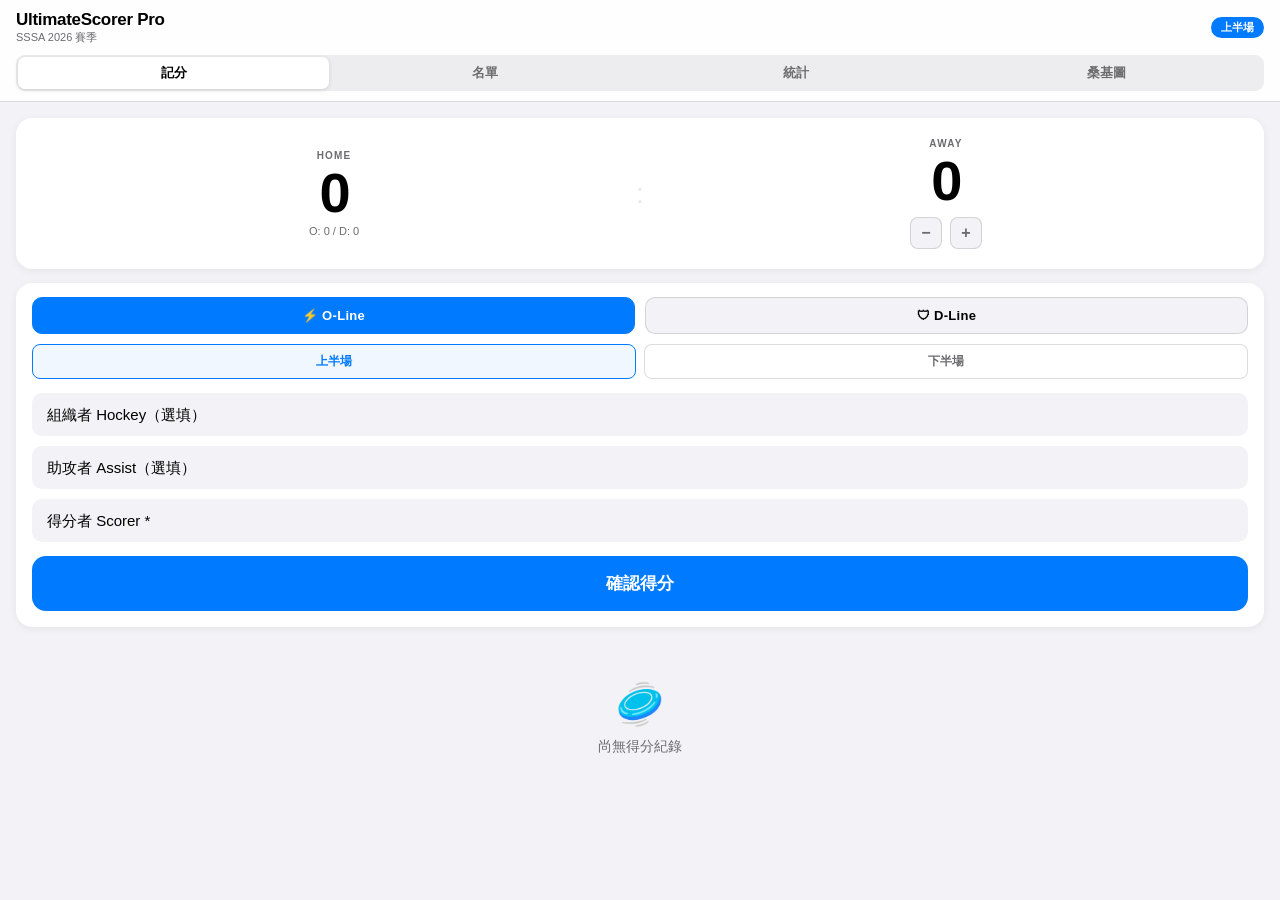
<file: index3.html>
<!DOCTYPE html>
<html lang="zh-TW">
<head>
<meta charset="UTF-8">
<meta name="viewport" content="width=device-width, initial-scale=1.0, maximum-scale=1.0, user-scalable=no">
<title>UltimateScorer Pro</title>
<style>
:root {
  --bg: #F2F2F7;
  --card: #FFFFFF;
  --label: #000000;
  --label2: #6C6C70;
  --blue: #007AFF;
  --red: #FF3B30;
  --green: #34C759;
  --border: rgba(60,60,67,0.18);
  --sep: rgba(60,60,67,0.12);
}
* { box-sizing: border-box; margin: 0; padding: 0; -webkit-tap-highlight-color: transparent; }
body { font-family: -apple-system, BlinkMacSystemFont, "SF Pro Text", sans-serif; background: var(--bg); color: var(--label); min-height: 100vh; overflow-x: hidden; }

/* NAV */
.nav { position: sticky; top: 0; z-index: 100; background: rgba(255,255,255,0.88); backdrop-filter: blur(24px); border-bottom: 0.5px solid var(--border); }
.nav-top { display: flex; justify-content: space-between; align-items: center; padding: 10px 16px 0; }
.nav-title { font-size: 17px; font-weight: 800; letter-spacing: -0.3px; }
.nav-sub { font-size: 11px; color: var(--label2); font-weight: 500; }
.half-tag { font-size: 11px; font-weight: 700; padding: 3px 10px; border-radius: 20px; background: var(--blue); color: white; }
.seg { background: rgba(118,118,128,0.12); border-radius: 9px; padding: 2px; display: flex; margin: 10px 16px; }
.seg-btn { flex: 1; border: none; padding: 7px 4px; font-size: 13px; font-weight: 600; border-radius: 7px; background: transparent; cursor: pointer; color: var(--label2); transition: all .2s; }
.seg-btn.active { background: white; color: var(--label); box-shadow: 0 1px 4px rgba(0,0,0,0.14); }

/* SCREENS */
.screen { display: none; padding: 16px; padding-bottom: 40px; }
.screen.active { display: block; }

/* CARDS */
.card { background: var(--card); border-radius: 16px; box-shadow: 0 2px 8px rgba(0,0,0,0.06); margin-bottom: 14px; overflow: hidden; }
.card-p { padding: 16px; }

/* SCOREBOARD */
.scoreboard { display: flex; align-items: center; justify-content: space-around; padding: 20px 16px; }
.score-side { text-align: center; flex: 1; }
.score-label { font-size: 10px; font-weight: 800; letter-spacing: 1.2px; color: var(--label2); margin-bottom: 4px; }
.score-num { font-size: 56px; font-weight: 900; letter-spacing: -2px; line-height: 1; transition: all .3s; }
.score-num.pop { animation: scorePop .35s ease; }
@keyframes scorePop { 0%{transform:scale(1)} 40%{transform:scale(1.25)} 100%{transform:scale(1)} }
.score-divider { font-size: 28px; color: var(--sep); font-weight: 300; }
.opp-ctrl { display: flex; gap: 8px; margin-top: 8px; justify-content: center; }
.opp-btn { width: 32px; height: 32px; border-radius: 8px; border: 1px solid var(--border); background: var(--bg); font-size: 16px; font-weight: 700; cursor: pointer; color: var(--label2); }

/* LINE TOGGLE */
.line-row { display: flex; gap: 10px; padding: 14px 16px 0; }
.line-btn { flex: 1; padding: 10px; border-radius: 10px; border: 1.5px solid var(--border); font-size: 13px; font-weight: 700; background: var(--bg); cursor: pointer; transition: all .2s; letter-spacing: 0.3px; }
.line-btn.act-o { background: var(--blue); color: white; border-color: var(--blue); }
.line-btn.act-d { background: var(--red); color: white; border-color: var(--red); }

/* HALF ROW */
.half-row { display: flex; gap: 8px; padding: 10px 16px 14px; }
.half-btn { flex: 1; padding: 8px; border-radius: 8px; border: 1px solid var(--border); font-size: 12px; font-weight: 700; background: white; cursor: pointer; color: var(--label2); transition: all .2s; }
.half-btn.active { background: #F0F7FF; border-color: var(--blue); color: var(--blue); }

/* FORM */
.custom-select { width: 100%; padding: 12px 14px; border-radius: 10px; background: var(--bg); border: 1px solid transparent; font-size: 15px; appearance: none; -webkit-appearance: none; margin-bottom: 10px; color: var(--label); }
.custom-input { width: 100%; padding: 12px 14px; border-radius: 10px; background: var(--bg); border: 1px solid transparent; font-size: 15px; color: var(--label); }
.custom-select:focus, .custom-input:focus { outline: none; border-color: var(--blue); }
.btn-row { display: flex; gap: 10px; margin-top: 4px; }
.btn-main { flex: 3; border: none; padding: 16px; border-radius: 14px; background: var(--blue); color: white; font-size: 17px; font-weight: 700; cursor: pointer; transition: all .15s; letter-spacing: -0.2px; }
.btn-main:active { transform: scale(0.97); }
.btn-main.d-mode { background: var(--red); }
.btn-undo { flex: 1; border: none; padding: 14px; border-radius: 14px; background: rgba(118,118,128,0.12); color: var(--label2); font-size: 13px; font-weight: 600; cursor: pointer; }

/* LOG */
.log-item { display: flex; align-items: center; justify-content: space-between; padding: 13px 16px; border-bottom: 0.5px solid var(--sep); }
.log-item:last-child { border-bottom: none; }
.log-bar { width: 4px; height: 36px; border-radius: 2px; flex-shrink: 0; margin-right: 12px; }
.log-main { flex: 1; }
.log-scorer { font-weight: 700; font-size: 14px; }
.log-chain { font-size: 11px; color: var(--label2); margin-top: 2px; }
.log-meta { font-size: 10px; color: var(--label2); margin-top: 1px; }
.log-actions { display: flex; gap: 4px; }
.icon-btn { border: none; background: none; cursor: pointer; font-size: 16px; padding: 6px; color: var(--label2); }
.log-num { font-size: 11px; font-weight: 800; color: var(--label2); min-width: 22px; text-align: center; margin-right: 8px; }

/* ROSTER */
.p-chips { display: flex; flex-wrap: wrap; gap: 8px; padding: 16px 16px 8px; }
.p-chip { display: flex; align-items: center; gap: 6px; padding: 6px 12px; border-radius: 20px; font-size: 12px; font-weight: 700; color: white; }
.p-chip-rm { background: rgba(255,255,255,0.25); border: none; border-radius: 50%; width: 16px; height: 16px; cursor: pointer; font-size: 10px; color: white; display: flex; align-items: center; justify-content: center; }
.add-row { display: flex; gap: 8px; padding: 8px 16px 16px; }
.add-btn { background: var(--blue); color: white; border: none; padding: 10px 20px; border-radius: 12px; font-weight: 700; font-size: 14px; cursor: pointer; white-space: nowrap; }

/* STATS */
.stat-grid { display: grid; grid-template-columns: 1fr 1fr; gap: 10px; margin-bottom: 14px; }
.stat-card { background: white; border-radius: 14px; padding: 14px; box-shadow: 0 2px 8px rgba(0,0,0,0.06); }
.stat-label { font-size: 10px; font-weight: 700; letter-spacing: 0.8px; color: var(--label2); margin-bottom: 4px; }
.stat-val { font-size: 28px; font-weight: 900; letter-spacing: -1px; }
.stat-sub { font-size: 11px; color: var(--label2); margin-top: 2px; }

.leaderboard { background: white; border-radius: 16px; box-shadow: 0 2px 8px rgba(0,0,0,0.06); margin-bottom: 14px; overflow: hidden; }
.lb-header { padding: 12px 16px; border-bottom: 0.5px solid var(--sep); font-size: 12px; font-weight: 800; letter-spacing: 0.6px; color: var(--label2); }
.lb-row { display: flex; align-items: center; padding: 11px 16px; border-bottom: 0.5px solid var(--sep); }
.lb-row:last-child { border-bottom: none; }
.lb-rank { font-size: 12px; font-weight: 800; color: var(--label2); min-width: 22px; }
.lb-dot { width: 10px; height: 10px; border-radius: 50%; margin-right: 10px; flex-shrink: 0; }
.lb-name { flex: 1; font-size: 14px; font-weight: 600; }
.lb-count { font-size: 16px; font-weight: 800; }
.lb-bar-wrap { flex: 1; height: 5px; background: var(--bg); border-radius: 3px; margin: 0 10px; }
.lb-bar { height: 5px; border-radius: 3px; transition: width .4s ease; }

/* SANKEY */
#sankey-wrap { background: white; border-radius: 16px; overflow-x: auto; box-shadow: 0 2px 8px rgba(0,0,0,0.06); margin-bottom: 14px; }

/* CSV btn */
.csv-btn { width: 100%; background: none; border: 1.5px solid var(--blue); color: var(--blue); padding: 13px; border-radius: 14px; font-weight: 700; font-size: 15px; cursor: pointer; }

/* EMPTY STATE */
.empty { text-align: center; padding: 40px 20px; color: var(--label2); font-size: 14px; }
.empty-icon { font-size: 40px; margin-bottom: 10px; }

/* TOAST */
.toast { position: fixed; bottom: 30px; left: 50%; transform: translateX(-50%) translateY(20px); background: rgba(30,30,30,0.9); color: white; padding: 10px 20px; border-radius: 20px; font-size: 13px; font-weight: 600; opacity: 0; transition: all .3s; z-index: 9999; white-space: nowrap; pointer-events: none; }
.toast.show { opacity: 1; transform: translateX(-50%) translateY(0); }

/* EDIT HIGHLIGHT */
.editing-highlight { animation: editPulse .6s ease; }
@keyframes editPulse { 0%,100%{box-shadow:0 2px 8px rgba(0,0,0,0.06)} 50%{box-shadow:0 0 0 3px var(--blue)} }
</style>
</head>
<body>

<div class="nav">
  <div class="nav-top">
    <div>
      <div class="nav-title" id="disp-match">UltimateScorer Pro</div>
      <div class="nav-sub" id="disp-team">SSSA 2026 賽季</div>
    </div>
    <div class="half-tag" id="disp-half">上半場</div>
  </div>
  <div class="seg">
    <button class="seg-btn active" onclick="showTab('record',this)">記分</button>
    <button class="seg-btn" onclick="showTab('roster',this)">名單</button>
    <button class="seg-btn" onclick="showTab('stats',this)">統計</button>
    <button class="seg-btn" onclick="showTab('sankey',this)">桑基圖</button>
  </div>
</div>

<!-- RECORD -->
<div id="record-screen" class="screen active">
  <div class="card">
    <div class="scoreboard">
      <div class="score-side">
        <div class="score-label">HOME</div>
        <div class="score-num" id="us-score">0</div>
        <div style="font-size:11px;color:var(--label2);margin-top:4px" id="line-breakdown">O: 0 / D: 0</div>
      </div>
      <div class="score-divider">:</div>
      <div class="score-side">
        <div class="score-label">AWAY</div>
        <div class="score-num" id="opp-score">0</div>
        <div class="opp-ctrl">
          <button class="opp-btn" onclick="adj(-1)">−</button>
          <button class="opp-btn" onclick="adj(1)">+</button>
        </div>
      </div>
    </div>
  </div>

  <div class="card">
    <div class="line-row">
      <button class="line-btn act-o" id="line-o" onclick="setL('O')">⚡ O-Line</button>
      <button class="line-btn" id="line-d" onclick="setL('D')">🛡 D-Line</button>
    </div>
    <div class="half-row">
      <button class="half-btn active" id="h1-btn" onclick="setHalf(1)">上半場</button>
      <button class="half-btn" id="h2-btn" onclick="setHalf(2)">下半場</button>
    </div>
    <div style="padding:0 16px 16px">
      <select class="custom-select" id="sel-p"><option value="">組織者 Hockey（選填）</option></select>
      <select class="custom-select" id="sel-a"><option value="">助攻者 Assist（選填）</option></select>
      <select class="custom-select" id="sel-s"><option value="">得分者 Scorer *</option></select>
      <div class="btn-row">
        <button class="btn-main" id="main-btn" onclick="rec()">確認得分</button>
      </div>
    </div>
  </div>

  <div id="log"></div>
</div>

<!-- ROSTER -->
<div id="roster-screen" class="screen">
  <div class="card">
    <div style="padding:16px;font-size:13px;font-weight:700;border-bottom:0.5px solid var(--sep)">比賽設定</div>
    <div style="padding:16px">
      <input id="in-match" type="text" class="custom-input" style="margin-bottom:10px" placeholder="比賽名稱..." oninput="updateMeta()">
      <input id="in-team" type="text" class="custom-input" placeholder="隊伍名稱..." oninput="updateMeta()">
    </div>
  </div>
  <div class="card">
    <div style="padding:14px 16px;font-size:13px;font-weight:700;border-bottom:0.5px solid var(--sep)">球員名單 <span id="p-count" style="font-weight:400;color:var(--label2)"></span></div>
    <div class="p-chips" id="p-list"></div>
    <div class="add-row">
      <input id="p-in" type="text" class="custom-input" style="flex:1;margin:0" placeholder="輸入姓名..." onkeydown="if(event.key==='Enter')addP()">
      <button class="add-btn" onclick="addP()">新增</button>
    </div>
  </div>
  <div class="card card-p" style="display:flex;justify-content:space-between;align-items:center">
    <div>
      <div style="font-size:13px;font-weight:700">重置本場比賽</div>
      <div style="font-size:11px;color:var(--label2);margin-top:2px" id="reset-hint">清除所有得分紀錄</div>
    </div>
    <button id="reset-btn" onclick="resetStep()" style="background:var(--red);color:white;border:none;padding:8px 16px;border-radius:10px;font-size:13px;font-weight:700;cursor:pointer">重置</button>
  </div>
</div>

<!-- STATS -->
<div id="stats-screen" class="screen">
  <div id="stats-content"></div>
</div>

<!-- SANKEY -->
<div id="sankey-screen" class="screen">
  <div id="sankey-wrap"><svg id="sankey-svg" style="min-height:80px"></svg></div>
  <button class="csv-btn" onclick="dl()">📥 導出 CSV 戰報</button>
</div>

<div class="toast" id="toast"></div>

<script>
const STORAGE_KEY = 'uscorer_v2';

let state = load();

function load() {
  try {
    const d = localStorage.getItem(STORAGE_KEY);
    if (d) return JSON.parse(d);
  } catch(e) {}
  return {
    players: ['Max','Rich','建偉','阿志','小雯','欣怡'],
    points: [],
    opp: 0,
    line: 'O',
    half: 1,
    matchName: '',
    teamName: ''
  };
}

function save() {
  try { localStorage.setItem(STORAGE_KEY, JSON.stringify(state)); } catch(e) {}
}

function pColor(name) {
  let h = 0;
  for (let i = 0; i < name.length; i++) h = name.charCodeAt(i) + ((h << 5) - h);
  return `hsl(${Math.abs(h) % 360},65%,42%)`;
}

function toast(msg) {
  const t = document.getElementById('toast');
  t.textContent = msg;
  t.classList.add('show');
  setTimeout(() => t.classList.remove('show'), 2000);
}

function showTab(t, b) {
  document.querySelectorAll('.screen').forEach(s => s.classList.remove('active'));
  document.querySelectorAll('.seg-btn').forEach(x => x.classList.remove('active'));
  document.getElementById(t + '-screen').classList.add('active');
  b.classList.add('active');
  document.getElementById('disp-half').style.display = t === 'record' ? '' : 'none';
  if (t === 'stats') renderStats();
  if (t === 'sankey') drawSankey();
}

function updateMeta() {
  state.matchName = document.getElementById('in-match').value;
  state.teamName = document.getElementById('in-team').value;
  document.getElementById('disp-match').textContent = state.matchName || 'UltimateScorer Pro';
  document.getElementById('disp-team').textContent = state.teamName || 'SSSA 2026 賽季';
  save();
}

function setL(l) {
  state.line = l;
  document.getElementById('line-o').className = 'line-btn' + (l === 'O' ? ' act-o' : '');
  document.getElementById('line-d').className = 'line-btn' + (l === 'D' ? ' act-d' : '');
  document.getElementById('main-btn').className = 'btn-main' + (l === 'D' ? ' d-mode' : '');
  save();
}

function setHalf(h) {
  state.half = h;
  document.getElementById('h1-btn').classList.toggle('active', h === 1);
  document.getElementById('h2-btn').classList.toggle('active', h === 2);
  document.getElementById('disp-half').textContent = h === 1 ? '上半場' : '下半場';
  save();
}

function adj(d) {
  state.opp = Math.max(0, state.opp + d);
  document.getElementById('opp-score').textContent = state.opp;
  save();
}

function popSelects() {
  ['sel-p','sel-a','sel-s'].forEach(id => {
    const s = document.getElementById(id), v = s.value;
    const placeholder = s.options[0].text;
    s.innerHTML = `<option value="">${placeholder}</option>`;
    state.players.forEach(p => {
      const o = document.createElement('option');
      o.value = o.textContent = p;
      if (p === v) o.selected = true;
      s.appendChild(o);
    });
  });
}

function rec() {
  const p = document.getElementById('sel-p').value;
  const a = document.getElementById('sel-a').value;
  const s = document.getElementById('sel-s').value;
  if (!s) { toast('⚠️ 請選擇得分者'); return; }
  state.points.push({
    l: state.line,
    half: state.half,
    p: p || '無',
    a: a || '無',
    s: s,
    t: new Date().toLocaleTimeString('zh-TW', {hour:'2-digit', minute:'2-digit'})
  });
  save();
  updateDisplay();
  popScoreAnim();
  toast(`🎯 ${s} 得分！`);
}

function popScoreAnim() {
  const el = document.getElementById('us-score');
  el.classList.remove('pop');
  void el.offsetWidth;
  el.classList.add('pop');
}

function undo() {
  if (!state.points.length) return;
  if (confirm('確定撤銷最後一筆紀錄？')) {
    state.points.pop();
    save();
    updateDisplay();
    toast('↩ 已撤銷');
  }
}

function del(i) {
  if (confirm('確定刪除這筆得分？')) {
    state.points.splice(i, 1);
    save();
    updateDisplay();
    toast('🗑 已刪除');
  }
}

function edit(i) {
  const pt = state.points[i];
  setL(pt.l);
  setHalf(pt.half || 1);
  popSelects();
  document.getElementById('sel-p').value = pt.p === '無' ? '' : pt.p;
  document.getElementById('sel-a').value = pt.a === '無' ? '' : pt.a;
  document.getElementById('sel-s').value = pt.s;
  state.points.splice(i, 1);
  save();
  updateDisplay();
  const formCard = document.querySelector('#record-screen .card:nth-child(2)');
  formCard.classList.add('editing-highlight');
  setTimeout(() => formCard.classList.remove('editing-highlight'), 600);
  window.scrollTo({ top: 0, behavior: 'smooth' });
  toast('✏️ 已載入，請修改後確認');
}

function updateDisplay() {
  const pts = state.points;
  document.getElementById('us-score').textContent = pts.length;
  const oLine = pts.filter(p => p.l === 'O').length;
  const dLine = pts.filter(p => p.l === 'D').length;
  document.getElementById('line-breakdown').textContent = `O: ${oLine} / D: ${dLine}`;
  ['sel-p','sel-a','sel-s'].forEach(id => document.getElementById(id).value = '');
  renderLog();
}

function renderLog() {
  const pts = state.points;
  if (!pts.length) {
    document.getElementById('log').innerHTML = '<div class="empty"><div class="empty-icon">🥏</div>尚無得分紀錄</div>';
    return;
  }
  document.getElementById('log').innerHTML = '<div class="card">' +
    pts.slice().reverse().map((pt, ri) => {
      const i = pts.length - 1 - ri;
      const color = pt.l === 'O' ? 'var(--blue)' : 'var(--red)';
      const chain = [pt.p, pt.a, pt.s].filter(x => x !== '無').join(' → ');
      return `<div class="log-item">
        <div class="log-bar" style="background:${color}"></div>
        <div class="log-num">#${i+1}</div>
        <div class="log-main">
          <div class="log-scorer">${pt.s}</div>
          <div class="log-chain">${chain}</div>
          <div class="log-meta">${pt.l}-Line · ${pt.half === 2 ? '下' : '上'}半場 · ${pt.t}</div>
        </div>
        <div class="log-actions">
          <button class="icon-btn" onclick="edit(${i})" title="編輯">✏️</button>
        </div>
      </div>`;
    }).join('') + '</div>';
}

function addP() {
  const inp = document.getElementById('p-in');
  const name = inp.value.trim();
  if (!name) return;
  if (state.players.includes(name)) { toast('⚠️ 已有此球員'); return; }
  state.players.push(name);
  inp.value = '';
  save();
  renderRoster();
  popSelects();
  toast(`✅ 已新增 ${name}`);
}

function removeP(name) {
  if (!confirm(`確定移除 ${name}？`)) return;
  state.players = state.players.filter(p => p !== name);
  save();
  renderRoster();
  popSelects();
}

function renderRoster() {
  document.getElementById('p-count').textContent = `(${state.players.length} 人)`;
  document.getElementById('p-list').innerHTML = state.players.map(p =>
    `<div class="p-chip" style="background:${pColor(p)}">
      ${p}
      <button class="p-chip-rm" onclick="removeP('${p}')">✕</button>
    </div>`
  ).join('');
}

let resetPending = false, resetTimer = null;
function resetStep() {
  const btn = document.getElementById('reset-btn');
  const hint = document.getElementById('reset-hint');
  if (!resetPending) {
    resetPending = true;
    btn.textContent = '確認清除';
    btn.style.background = '#8E8E93';
    hint.textContent = '再按一次確認，3秒後取消';
    resetTimer = setTimeout(() => {
      resetPending = false;
      btn.textContent = '重置';
      btn.style.background = 'var(--red)';
      hint.textContent = '清除所有得分紀錄';
    }, 3000);
  } else {
    clearTimeout(resetTimer);
    resetPending = false;
    btn.textContent = '重置';
    btn.style.background = 'var(--red)';
    hint.textContent = '清除所有得分紀錄';
    state.points = [];
    state.opp = 0;
    save();
    document.getElementById('opp-score').textContent = '0';
    updateDisplay();
    toast('🔄 已重置比賽');
  }
}

function renderStats() {
  const pts = state.points;
  const el = document.getElementById('stats-content');
  if (!pts.length) {
    el.innerHTML = '<div class="empty"><div class="empty-icon">📊</div>尚無統計數據</div>';
    return;
  }

  const scorers = {}, assisters = {}, passers = {};
  let oCount = 0, dCount = 0, h1 = 0, h2 = 0;

  pts.forEach(pt => {
    scorers[pt.s] = (scorers[pt.s] || 0) + 1;
    if (pt.a !== '無') assisters[pt.a] = (assisters[pt.a] || 0) + 1;
    if (pt.p !== '無') passers[pt.p] = (passers[pt.p] || 0) + 1;
    if (pt.l === 'O') oCount++; else dCount++;
    if (pt.half === 2) h2++; else h1++;
  });

  const topScorer = Object.entries(scorers).sort((a,b) => b[1]-a[1])[0];
  const topAssist = Object.entries(assisters).sort((a,b) => b[1]-a[1])[0];
  const oEff = oCount + dCount > 0 ? Math.round(oCount / pts.length * 100) : 0;

  const makeBoard = (title, data, color) => {
    const sorted = Object.entries(data).sort((a,b) => b[1]-a[1]);
    const max = sorted[0]?.[1] || 1;
    return `<div class="leaderboard">
      <div class="lb-header">${title}</div>
      ${sorted.map(([name, n], idx) => `
        <div class="lb-row">
          <div class="lb-rank">${idx+1}</div>
          <div class="lb-dot" style="background:${pColor(name)}"></div>
          <div class="lb-name">${name}</div>
          <div class="lb-bar-wrap"><div class="lb-bar" style="width:${Math.round(n/max*100)}%;background:${color}"></div></div>
          <div class="lb-count" style="color:${color}">${n}</div>
        </div>`).join('')}
    </div>`;
  };

  el.innerHTML = `
    <div class="stat-grid">
      <div class="stat-card">
        <div class="stat-label">總得分</div>
        <div class="stat-val">${pts.length}</div>
        <div class="stat-sub">對手 ${state.opp} 分</div>
      </div>
      <div class="stat-card">
        <div class="stat-label">O-Line 效率</div>
        <div class="stat-val" style="color:var(--blue)">${oEff}%</div>
        <div class="stat-sub">O:${oCount} / D:${dCount}</div>
      </div>
      <div class="stat-card">
        <div class="stat-label">上半場</div>
        <div class="stat-val">${h1}</div>
        <div class="stat-sub">下半場 ${h2} 分</div>
      </div>
      <div class="stat-card">
        <div class="stat-label">得分王</div>
        <div class="stat-val" style="font-size:20px;letter-spacing:-0.5px">${topScorer ? topScorer[0] : '—'}</div>
        <div class="stat-sub">${topScorer ? topScorer[1] + ' 分' : ''}</div>
      </div>
    </div>
    ${makeBoard('🎯 得分排行', scorers, 'var(--blue)')}
    ${Object.keys(assisters).length ? makeBoard('🤝 助攻排行', assisters, 'var(--green)') : ''}
    ${Object.keys(passers).length ? makeBoard('🏃 組織排行', passers, '#FF9500') : ''}
  `;
}

function drawSankey() {
  const svg = document.getElementById('sankey-svg');
  const pts = state.points;

  const empty = (msg) => {
    svg.innerHTML = `<text x="50%" y="60" text-anchor="middle" font-family="-apple-system,sans-serif" font-size="13" fill="#888">${msg}</text>`;
    svg.setAttribute('viewBox','0 0 300 80'); svg.setAttribute('width','300'); svg.setAttribute('height','80');
  };
  if (!pts.length) return empty('尚無數據');

  const hasPasser = pts.some(p => p.p !== '無');
  const hasAssist = pts.some(p => p.a !== '無');
  if (!hasPasser && !hasAssist) return empty('無流程數據（所有得分均無組織/助攻記錄）');

  const PC = 0;
  const AC = hasPasser ? 1 : 0;
  const SC = (hasPasser ? 1 : 0) + (hasAssist ? 1 : 0);
  const numCols = SC + 1;

  // Node ID = "name|colIndex" so same player can exist in multiple columns
  const linkMap = {};
  const addLink = (fn, fc, tn, tc) => {
    const k = `${fn}|${fc}>${tn}|${tc}`;
    linkMap[k] = (linkMap[k]||0) + 1;
  };
  pts.forEach(pt => {
    if (pt.p !== '無' && pt.a !== '無') {
      addLink(pt.p, PC, pt.a, AC);
      addLink(pt.a, AC, pt.s, SC);
    } else if (pt.p !== '無') {
      addLink(pt.p, PC, pt.s, SC);
    } else if (pt.a !== '無') {
      addLink(pt.a, AC, pt.s, SC);
    }
  });

  const links = Object.entries(linkMap).map(([k, v]) => {
    const [from, to] = k.split('>');
    const [fn, fc] = from.split('|');
    const [tn, tc] = to.split('|');
    return { fid: from, tid: to, fn, tn, fc: +fc, tc: +tc, value: v };
  });
  if (!links.length) return empty('無流程數據');

  // Build colNodes preserving first-seen order
  const colNodes = Array.from({length: numCols}, () => []);
  const seen = new Set();
  links.forEach(lk => {
    if (!seen.has(lk.fid)) { seen.add(lk.fid); colNodes[lk.fc].push(lk.fid); }
    if (!seen.has(lk.tid)) { seen.add(lk.tid); colNodes[lk.tc].push(lk.tid); }
  });

  // Flow values per node-id
  const nodeOut = {}, nodeIn = {};
  links.forEach(lk => {
    nodeOut[lk.fid] = (nodeOut[lk.fid]||0) + lk.value;
    nodeIn[lk.tid]  = (nodeIn[lk.tid]||0)  + lk.value;
  });
  const nodeValue = {};
  colNodes.forEach((ids, ci) => {
    ids.forEach(id => {
      nodeValue[id] = ci === SC ? (nodeIn[id]||0) : (nodeOut[id]||0);
    });
  });

  // Layout
  const wrap = document.getElementById('sankey-wrap');
  const W = Math.max(wrap.clientWidth - 40, 260);
  const nW = 90, unitH = 28, minH = 40, gapY = 16, padTop = 38, padX = 10;
  const colSpacing = numCols > 1 ? (W - padX*2 - nW) / (numCols - 1) : 0;

  const colH = colNodes.map(ids =>
    ids.reduce((s, id) => s + Math.max(nodeValue[id]*unitH, minH) + gapY, 0) - gapY
  );
  const maxH = Math.max(...colH);

  const nodePos = {};
  colNodes.forEach((ids, ci) => {
    let y = padTop + (maxH - colH[ci]) / 2;
    const x = padX + ci * colSpacing;
    ids.forEach(id => {
      const h = Math.max(nodeValue[id]*unitH, minH);
      nodePos[id] = { x, y, h };
      y += h + gapY;
    });
  });

  // Sort links: top-to-bottom by source then target to reduce crossings
  links.sort((a, b) =>
    (nodePos[a.fid]?.y||0) - (nodePos[b.fid]?.y||0) ||
    (nodePos[a.tid]?.y||0) - (nodePos[b.tid]?.y||0)
  );

  const srcOff = {}, tgtOff = {};
  let html = '';

  // Draw bands first
  links.forEach(lk => {
    const src = nodePos[lk.fid], tgt = nodePos[lk.tid];
    if (!src || !tgt) return;
    const lh = Math.max(lk.value * unitH, 6);
    const sOff = srcOff[lk.fid] || 0;
    const tOff = tgtOff[lk.tid] || 0;
    srcOff[lk.fid] = sOff + lh;
    tgtOff[lk.tid] = tOff + lh;

    const x1=src.x+nW, y1t=src.y+sOff, y1b=y1t+lh;
    const x2=tgt.x,    y2t=tgt.y+tOff, y2b=y2t+lh;
    const mx=(x1+x2)/2;
    html += `<path d="M${x1},${y1t} C${mx},${y1t} ${mx},${y2t} ${x2},${y2t} L${x2},${y2b} C${mx},${y2b} ${mx},${y1b} ${x1},${y1b} Z" fill="#AEAEB2" fill-opacity="0.3"/>`;
    const labelY = ((y1t+y1b)/2 + (y2t+y2b)/2)/2 + 4;
    html += `<text x="${mx}" y="${labelY}" text-anchor="middle" font-size="11" font-weight="700" fill="#3C3C43" font-family="-apple-system,sans-serif">${lk.value}</text>`;
  });

  // Draw nodes on top
  Object.entries(nodePos).forEach(([id, {x, y, h}]) => {
    const name = id.split('|')[0];
    const color = pColor(name);
    const val = nodeValue[id];
    html += `<rect x="${x}" y="${y}" width="${nW}" height="${h}" rx="8" fill="white" stroke="${color}" stroke-width="2.5"/>`;
    const midY = y + h/2;
    html += `<text x="${x+nW/2}" y="${midY+(h>minH?-4:5)}" text-anchor="middle" font-size="12" font-weight="800" fill="${color}" font-family="-apple-system,sans-serif">${name}</text>`;
    if (h > minH) html += `<text x="${x+nW/2}" y="${midY+12}" text-anchor="middle" font-size="10" fill="${color}" opacity="0.72" font-family="-apple-system,sans-serif">${val} 次</text>`;
  });

  // Column headers
  const colLabels = [];
  if (hasPasser) colLabels.push('組織');
  if (hasAssist) colLabels.push('助攻');
  colLabels.push('得分');
  colLabels.forEach((label, ci) => {
    html += `<text x="${padX+ci*colSpacing+nW/2}" y="24" text-anchor="middle" font-size="11" font-weight="800" fill="#8E8E93" letter-spacing="0.5" font-family="-apple-system,sans-serif">${label}</text>`;
  });

  const totalH = padTop + maxH + 24;
  svg.innerHTML = html;
  svg.setAttribute('viewBox', `0 0 ${W} ${totalH}`);
  svg.setAttribute('width', W);
  svg.setAttribute('height', totalH);
}

function dl() {
  let c = '\uFEFF時間,半場,組別,組織,助攻,得分\n';
  state.points.forEach(p => {
    c += `${p.t},${p.half === 2 ? '下半場' : '上半場'},${p.l}-Line,${p.p},${p.a},${p.s}\n`;
  });
  const b = new Blob([c], { type: 'text/csv' });
  const a = document.createElement('a');
  a.href = URL.createObjectURL(b);
  a.download = `戰報_${state.matchName || 'Ultimate'}.csv`;
  a.click();
}

function init() {
  document.getElementById('in-match').value = state.matchName || '';
  document.getElementById('in-team').value = state.teamName || '';
  document.getElementById('disp-match').textContent = state.matchName || 'UltimateScorer Pro';
  document.getElementById('disp-team').textContent = state.teamName || 'SSSA 2026 賽季';
  document.getElementById('opp-score').textContent = state.opp;
  setL(state.line || 'O');
  setHalf(state.half || 1);
  renderRoster();
  popSelects();
  updateDisplay();
}

init();
</script>
</body>
</html>
</file>
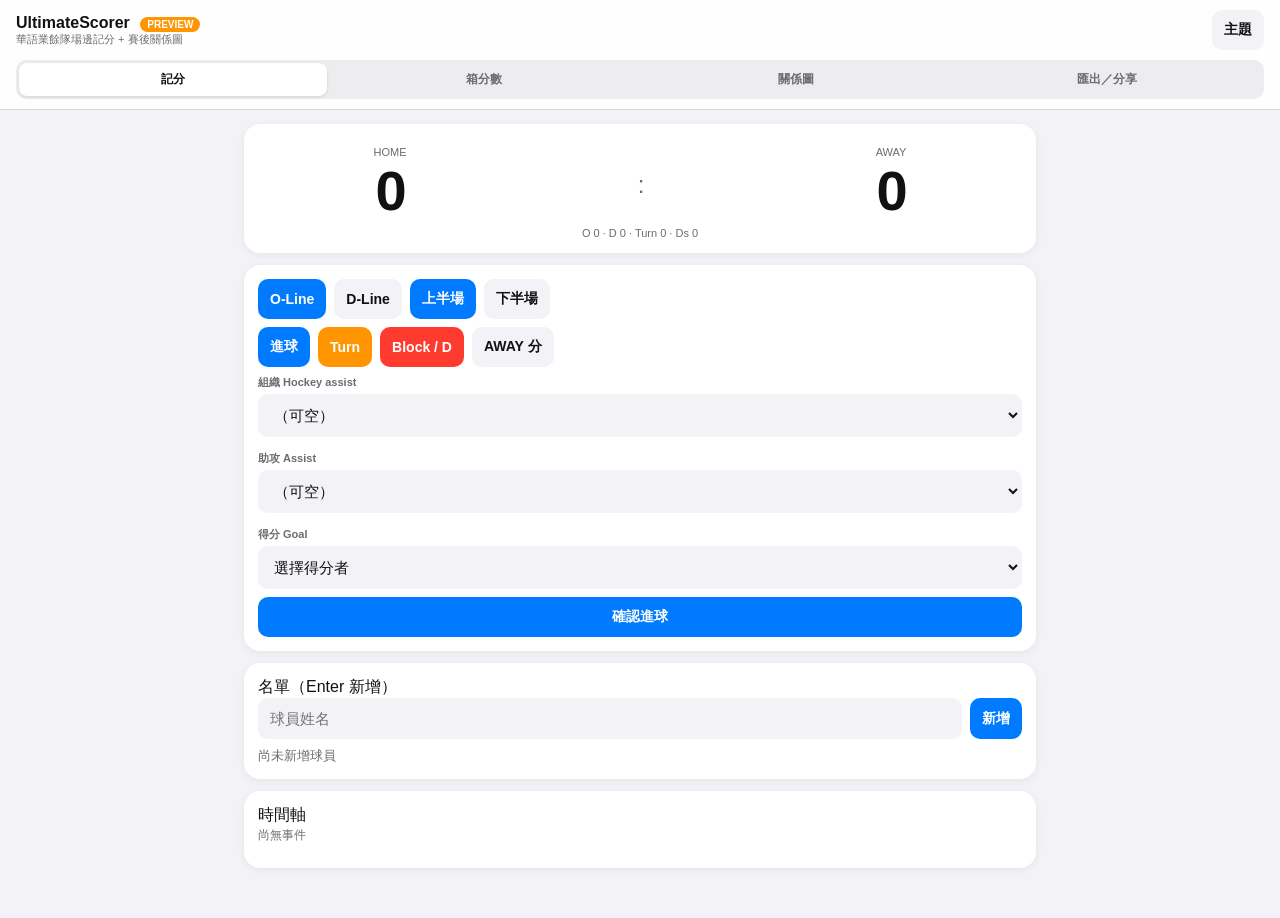
<file: preview.html>
<!DOCTYPE html>
<html lang="zh-Hant">
<head>
<meta charset="UTF-8">
<meta name="viewport" content="width=device-width, initial-scale=1.0, maximum-scale=1.0, user-scalable=no">
<title>UltimateScorer Preview</title>
<link rel="stylesheet" href="preview.css">
</head>
<body>
<div class="nav">
  <div class="nav-top">
    <div>
      <div class="nav-title">UltimateScorer <span class="badge">PREVIEW</span></div>
      <div class="nav-sub" id="metaSub">華語業餘隊場邊記分 + 賽後關係圖</div>
    </div>
    <button class="btn btn-light" type="button" onclick="toggleDark()">主題</button>
  </div>
  <div class="seg">
    <button class="on" id="t0" type="button" onclick="tab('rec')">記分</button>
    <button id="t1" type="button" onclick="tab('box')">箱分數</button>
    <button id="t2" type="button" onclick="tab('map')">關係圖</button>
    <button id="t3" type="button" onclick="tab('io')">匯出／分享</button>
  </div>
</div>
<div class="wrap">
  <div id="p-rec" class="page on">
    <div class="card">
      <div class="score">
        <div style="text-align:center"><div class="nav-sub">HOME</div><div class="score-n" id="scHome">0</div></div>
        <div style="color:var(--muted);font-size:24px">:</div>
        <div style="text-align:center"><div class="nav-sub">AWAY</div><div class="score-n" id="scAway">0</div></div>
      </div>
      <div class="nav-sub" id="odBreak" style="text-align:center">O 0 · D 0 · Turn 0 · Ds 0</div>
    </div>
    <div class="card">
      <div class="row" style="margin-bottom:8px">
        <button class="btn btn-light on-o" id="bO" type="button" onclick="setLine('O')">O-Line</button>
        <button class="btn btn-light" id="bD" type="button" onclick="setLine('D')">D-Line</button>
        <button class="btn btn-light on-o" id="bH1" type="button" onclick="setHalf(1)">上半場</button>
        <button class="btn btn-light" id="bH2" type="button" onclick="setHalf(2)">下半場</button>
      </div>
      <div class="row" style="margin-bottom:8px">
        <button class="btn btn-blue" type="button" onclick="setMode('goal')">進球</button>
        <button class="btn btn-orange" type="button" onclick="setMode('turn')">Turn</button>
        <button class="btn btn-red" type="button" onclick="setMode('block')">Block / D</button>
        <button class="btn btn-light" type="button" onclick="setMode('away')">AWAY 分</button>
      </div>
      <div id="f-goal">
        <label class="k">組織 Hockey assist</label><select id="selP"></select>
        <label class="k">助攻 Assist</label><select id="selA"></select>
        <label class="k">得分 Goal</label><select id="selS"></select>
        <button class="btn btn-blue" type="button" style="width:100%" onclick="recGoal()">確認進球</button>
      </div>
      <div id="f-turn" style="display:none">
        <label class="k">失盤球員</label><select id="selTurnP"></select>
        <label class="k">類型</label>
        <select id="selTurnType">
          <option value="throwaway">Throwaway</option>
          <option value="drop">Drop</option>
          <option value="stall">Stall</option>
        </select>
        <button class="btn btn-orange" type="button" style="width:100%" onclick="recTurn()">記錄 Turn</button>
      </div>
      <div id="f-block" style="display:none">
        <label class="k">拿到 D 的球員</label><select id="selBlockP"></select>
        <button class="btn btn-red" type="button" style="width:100%" onclick="recBlock()">記錄 Block</button>
      </div>
      <div id="f-away" style="display:none">
        <label class="k">對手得分者（選填）</label><input id="inAway" placeholder="AWAY">
        <button class="btn btn-light" type="button" style="width:100%" onclick="recAway()">AWAY +1</button>
      </div>
    </div>
    <div class="card">
      <div class="k">名單（Enter 新增）</div>
      <div class="row">
        <input id="inName" placeholder="球員姓名" style="flex:1;margin:0" onkeydown="if(event.key==='Enter')addP()">
        <button class="btn btn-blue" type="button" onclick="addP()">新增</button>
      </div>
      <div id="roster" style="margin-top:8px;font-size:13px;color:var(--muted)"></div>
    </div>
    <div class="card"><div class="k">時間軸</div><div class="log" id="log"></div></div>
  </div>
  <div id="p-box" class="page">
    <div class="card">
      <div class="hint">+/- = G + A + D − Turn。HA 為組織。只統計 HOME。</div>
      <div style="overflow-x:auto"><table id="boxTable"><thead><tr><th>球員</th><th class="num">G</th><th class="num">A</th><th class="num">HA</th><th class="num">D</th><th class="num">T</th><th class="num">+/-</th></tr></thead><tbody></tbody></table></div>
    </div>
  </div>
  <div id="p-map" class="page">
    <div class="card">
      <div class="hint">進球鏈 chemistry map：組織 → 助攻 → 得分。點節點可看相關得分。</div>
      <div class="row filter" style="margin-bottom:8px">
        <select id="fHalf" onchange="drawSankey()" style="flex:1;margin:0"><option value="all">全場</option><option value="1">上半場</option><option value="2">下半場</option></select>
        <select id="fLine" onchange="drawSankey()" style="flex:1;margin:0"><option value="all">O + D</option><option value="O">O-Line</option><option value="D">D-Line</option></select>
        <select id="fPlayer" onchange="drawSankey()" style="flex:1;margin:0"><option value="all">全部球員</option></select>
      </div>
      <div id="sankey-wrap"><svg id="sankey-svg"></svg></div>
      <div id="nodeDetail" class="hint" style="margin-top:8px"></div>
    </div>
  </div>
  <div id="p-io" class="page">
    <div class="card">
      <label class="k">比賽名稱</label><input id="inMatch" oninput="saveMeta()">
      <label class="k">隊伍名稱</label><input id="inTeam" oninput="saveMeta()">
      <button class="btn btn-blue" type="button" style="width:100%;margin-bottom:8px" onclick="exportCsv()">匯出 CSV</button>
      <label class="k">匯入 CSV</label>
      <input type="file" id="csvFile" accept=".csv,text/csv" onchange="importCsv(event)">
      <button class="btn btn-green" type="button" style="width:100%;margin:8px 0" onclick="makeShare()">產生分享連結</button>
      <textarea id="shareBox" placeholder="分享連結" style="min-height:90px"></textarea>
      <button class="btn btn-light" type="button" style="width:100%;margin-top:8px" onclick="openReport()">開靜態戰報</button>
      <button class="btn btn-red" type="button" style="width:100%;margin-top:8px" onclick="resetGame()">重置本場</button>
    </div>
  </div>
</div>
<div class="toast" id="toast"></div>
<script src="preview.js"></script>
</body></html>
</file>
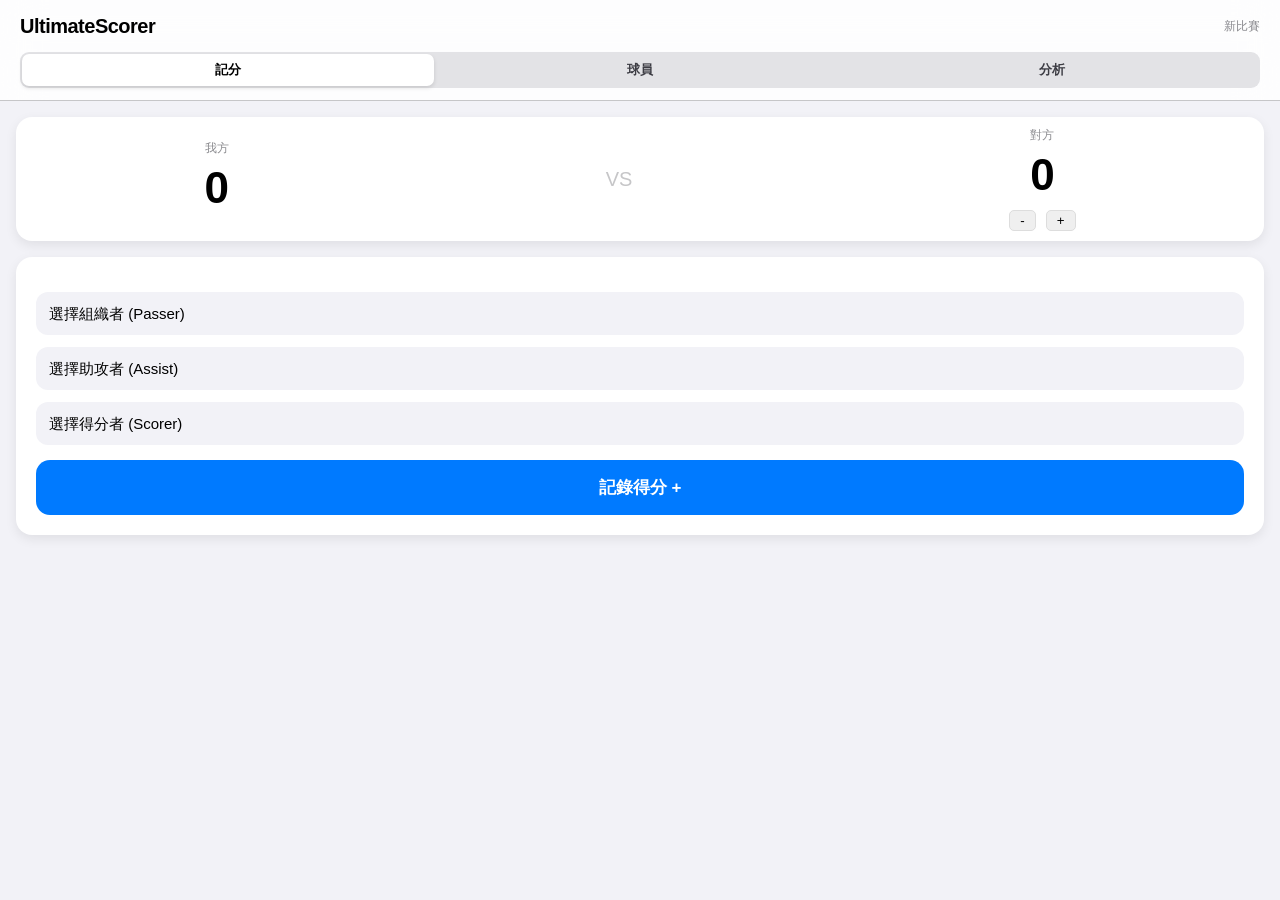
<file: ultimate_frisbee_scorer_pro2.html>
<!DOCTYPE html>
<html lang="zh-TW">
<head>
  <meta charset="UTF-8">
  <meta name="viewport" content="width=device-width, initial-scale=1.0, maximum-scale=1.0, user-scalable=no">
  <title>UltimateScorer Pro - 飛盤數據分析</title>
  <style>
    :root {
      --system-bg: #F2F2F7;
      --secondary-bg: #FFFFFF;
      --label-primary: #000000;
      --label-secondary: #3C3C43;
      --label-tertiary: #3C3C4399;
      --accent-blue: #007AFF;
      --accent-green: #34C759;
      --accent-orange: #FF9500;
      --accent-red: #FF3B30;
      --border-color: #C6C6C8;
      --card-shadow: 0 4px 12px rgba(0,0,0,0.08);
    }

    * { box-sizing: border-box; margin: 0; padding: 0; -webkit-tap-highlight-color: transparent; }
    body { 
      font-family: -apple-system, BlinkMacSystemFont, "SF Pro Text", sans-serif;
      background-color: var(--system-bg);
      color: var(--label-primary);
      line-height: 1.4;
    }

    /* 導航列 */
    .nav-bar {
      position: sticky; top: 0; z-index: 100;
      background: rgba(255, 255, 255, 0.85);
      backdrop-filter: blur(20px);
      -webkit-backdrop-filter: blur(20px);
      border-bottom: 0.5px solid var(--border-color);
      padding: 12px 20px;
    }
    .nav-header { display: flex; justify-content: space-between; align-items: center; margin-bottom: 12px; }
    .nav-title { font-size: 20px; font-weight: 800; letter-spacing: -0.5px; }
    
    .segmented-control {
      background: #E3E3E6;
      border-radius: 9px;
      padding: 2px;
      display: flex;
    }
    .segment-btn {
      flex: 1; border: none; padding: 7px; font-size: 13px; font-weight: 600;
      border-radius: 7px; background: transparent; cursor: pointer; color: var(--label-secondary);
    }
    .segment-btn.active {
      background: white; color: var(--label-primary);
      box-shadow: 0 2px 4px rgba(0,0,0,0.12);
    }

    .screen { display: none; padding: 16px; animation: fadeIn 0.3s ease; }
    .screen.active { display: block; }
    @keyframes fadeIn { from { opacity: 0; } to { opacity: 1; } }

    /* 卡片樣式 */
    .card {
      background: var(--secondary-bg);
      border-radius: 16px; padding: 20px;
      box-shadow: var(--card-shadow);
      margin-bottom: 16px;
    }

    /* 比分顯示 */
    .score-display {
      display: flex; align-items: center; justify-content: space-around;
      padding: 10px 0;
    }
    .score-num { font-size: 44px; font-weight: 800; tabular-nums; }
    .vs { color: var(--border-color); font-size: 20px; font-weight: 300; }

    /* 輸入區域 */
    .select-row { display: flex; flex-direction: column; gap: 12px; margin: 15px 0; }
    .custom-select {
      width: 100%; padding: 12px; border-radius: 12px;
      background: #F2F2F7; border: 1px solid transparent;
      font-size: 15px; font-weight: 500; appearance: none;
    }

    .btn-action {
      width: 100%; border: none; padding: 16px; border-radius: 14px;
      background: var(--accent-blue); color: white;
      font-size: 17px; font-weight: 700; cursor: pointer;
    }

    /* 統計數字 */
    .stats-grid { display: grid; grid-template-columns: 1fr 1fr 1fr; gap: 10px; margin-bottom: 16px; }
    .stat-item { background: white; padding: 12px; border-radius: 12px; text-align: center; box-shadow: var(--card-shadow); }
    .stat-v { font-size: 18px; font-weight: 800; color: var(--accent-blue); display: block; }
    .stat-l { font-size: 11px; color: var(--label-tertiary); font-weight: 600; }

    /* 列表 */
    .log-item {
      background: white; margin-bottom: 8px; padding: 12px 16px;
      border-radius: 12px; display: flex; align-items: center; justify-content: space-between;
    }

    /* 桑基圖容器 */
    #sankey-container { width: 100%; background: white; border-radius: 16px; padding: 10px; overflow: hidden; }
  </style>
</head>
<body>

<div class="nav-bar">
  <div class="nav-header">
    <div class="nav-title">UltimateScorer</div>
    <div id="match-display" style="font-size:12px; color:var(--label-tertiary)">新比賽</div>
  </div>
  <div class="segmented-control">
    <button class="segment-btn active" onclick="showTab('record', this)">記分</button>
    <button class="segment-btn" onclick="showTab('roster', this)">球員</button>
    <button class="segment-btn" onclick="showTab('sankey', this)">分析</button>
  </div>
</div>

<div id="record-screen" class="screen active">
  <div class="card score-display">
    <div style="text-align:center"><div style="font-size:12px; color:var(--label-tertiary)">我方</div><div class="score-num" id="us-score">0</div></div>
    <div class="vs">VS</div>
    <div style="text-align:center">
      <div style="font-size:12px; color:var(--label-tertiary)">對方</div>
      <div class="score-num" id="opp-score">0</div>
      <div style="display:flex; gap:10px; margin-top:5px">
        <button onclick="adjustOpp(-1)" style="padding:2px 10px; border-radius:5px; border:1px solid #DDD">-</button>
        <button onclick="adjustOpp(1)" style="padding:2px 10px; border-radius:5px; border:1px solid #DDD">+</button>
      </div>
    </div>
  </div>

  <div class="card">
    <div class="select-row">
      <select class="custom-select" id="sel-passer"><option value="">選擇組織者 (Passer)</option></select>
      <select class="custom-select" id="sel-assist"><option value="">選擇助攻者 (Assist)</option></select>
      <select class="custom-select" id="sel-scorer"><option value="">選擇得分者 (Scorer)</option></select>
    </div>
    <button class="btn-action" onclick="recordPoint()">記錄得分 +</button>
  </div>

  <div id="point-log"></div>
</div>

<div id="roster-screen" class="screen">
  <div class="card">
    <div style="font-size:13px; font-weight:700; margin-bottom:10px">球隊陣容</div>
    <div id="player-list" style="display:flex; flex-wrap:wrap; gap:8px; margin-bottom:15px"></div>
    <div style="display:flex; gap:8px">
      <input id="player-input" type="text" style="flex:1; padding:10px; border-radius:10px; border:1px solid #DDD" placeholder="球員姓名...">
      <button onclick="addPlayer()" style="background:var(--accent-blue); color:white; border:none; padding:10px 20px; border-radius:10px; font-weight:600">新增</button>
    </div>
  </div>
  <div class="card">
    <div style="font-size:13px; font-weight:700; margin-bottom:10px">比賽資訊</div>
    <input id="match-name-input" oninput="updateMatch()" type="text" style="width:100%; padding:10px; border-radius:10px; border:1px solid #DDD" placeholder="例如：2026 春季聯賽">
  </div>
</div>

<div id="sankey-screen" class="screen">
  <div class="stats-grid">
    <div class="stat-item"><span class="stat-v" id="stat-total">0</span><span class="stat-l">總得分</span></div>
    <div class="stat-item"><span class="stat-v" id="stat-top-scorer" style="font-size:13px">—</span><span class="stat-l">得分王</span></div>
    <div class="stat-item"><span class="stat-v" id="stat-top-assist" style="font-size:13px">—</span><span class="stat-l">助攻王</span></div>
  </div>
  <div id="sankey-container">
    <svg id="sankey-svg"></svg>
  </div>
</div>

<script>
let players = ['阿志', '建偉', '小雯', '大哲', '欣怡', '宗翰', '雅婷'];
let points = [];
let oppScore = 0;

function showTab(tab, btn) {
  document.querySelectorAll('.screen').forEach(s => s.classList.remove('active'));
  document.querySelectorAll('.segment-btn').forEach(b => b.classList.remove('active'));
  document.getElementById(tab + '-screen').classList.add('active');
  btn.classList.add('active');
  if (tab === 'sankey') drawSankey();
  if (tab === 'record') renderLog();
}

function updateMatch() { document.getElementById('match-display').textContent = document.getElementById('match-name-input').value || '新比賽'; }
function adjustOpp(d) { oppScore = Math.max(0, oppScore + d); document.getElementById('opp-score').textContent = oppScore; }

function populateSelects() {
  ['sel-passer', 'sel-assist', 'sel-scorer'].forEach(id => {
    const sel = document.getElementById(id);
    const val = sel.value;
    sel.innerHTML = `<option value="">${sel.options[0].text}</option>`;
    players.forEach(p => { const opt = document.createElement('option'); opt.value = p; opt.textContent = p; if(p===val) opt.selected=true; sel.appendChild(opt); });
  });
}

function recordPoint() {
  const p = document.getElementById('sel-passer').value, a = document.getElementById('sel-assist').value, s = document.getElementById('sel-scorer').value;
  if (!s) return alert("必須選擇得分者");
  points.push({ passer: p, assist: a, scorer: s });
  document.getElementById('us-score').textContent = points.length;
  ['sel-passer', 'sel-assist', 'sel-scorer'].forEach(id => document.getElementById(id).value = "");
  renderLog();
}

function renderLog() {
  const log = document.getElementById('point-log');
  log.innerHTML = points.slice().reverse().map((pt, i) => `
    <div class="log-item">
      <div><div style="font-weight:700">${pt.scorer} 得分</div><div style="font-size:11px; color:#999">${[pt.passer, pt.assist, pt.scorer].filter(Boolean).join(' → ')}</div></div>
      <div onclick="deletePoint(${points.length-1-i})" style="color:var(--accent-red); font-size:18px">×</div>
    </div>`).join('');
}

function deletePoint(i) { points.splice(i, 1); document.getElementById('us-score').textContent = points.length; renderLog(); }
function addPlayer() { const inp = document.getElementById('player-input'); if(inp.value && !players.includes(inp.value)){ players.push(inp.value); inp.value=''; renderRoster(); populateSelects(); } }
function removePlayer(n) { players = players.filter(p => p!==n); renderRoster(); populateSelects(); }
function renderRoster() { document.getElementById('player-list').innerHTML = players.map(p => `<div style="background:#E3E3E8; padding:5px 12px; border-radius:20px; font-size:13px">${p} <span onclick="removePlayer('${p}')" style="margin-left:5px; color:#888">×</span></div>`).join(''); }

// 核心：繪製桑基圖與標註
function drawSankey() {
  const svg = document.getElementById('sankey-svg');
  if (!points.length) { svg.style.display = 'none'; return; }
  svg.style.display = 'block';

  const sC = {}, aC = {}, pC = {}, links = {};
  points.forEach(pt => {
    if (pt.scorer) sC[pt.scorer] = (sC[pt.scorer]||0)+1;
    if (pt.assist) aC[pt.assist] = (aC[pt.assist]||0)+1;
    if (pt.passer) pC[pt.passer] = (pC[pt.passer]||0)+1;
    if (pt.passer && pt.assist) { const k=`pa|${pt.passer}|${pt.assist}`; links[k]=(links[k]||0)+1; }
    else if (pt.passer && pt.scorer && !pt.assist) { const k=`pa|${pt.passer}|${pt.scorer}`; links[k]=(links[k]||0)+1; }
    if (pt.assist && pt.scorer) { const k=`as|${pt.assist}|${pt.scorer}`; links[k]=(links[k]||0)+1; }
  });

  document.getElementById('stat-total').textContent = points.length;
  const topS = Object.entries(sC).sort((a,b)=>b[1]-a[1])[0];
  const topA = Object.entries(aC).sort((a,b)=>b[1]-a[1])[0];
  document.getElementById('stat-top-scorer').textContent = topS ? `${topS[0]}(${topS[1]}分)` : '—';
  document.getElementById('stat-top-assist').textContent = topA ? `${topA[0]}(${topA[1]}助)` : '—';

  const appleColors = ['#007AFF', '#34C759', '#FF9500', '#AF52DE', '#FF3B30', '#5856D6'];
  const getColor = (n) => appleColors[n.length % appleColors.length];

  const pSet = [...new Set(points.filter(p=>p.passer).map(p=>p.passer))];
  const aSet = [...new Set(points.filter(p=>p.assist).map(p=>p.assist))];
  const sSet = [...new Set(points.map(p=>p.scorer))];
  const cols = [{n:pSet, l:'組織', m:pC}, {n:aSet, l:'助攻', m:aC}, {n:sSet, l:'得分', m:sC}];

  const W = document.getElementById('sankey-container').clientWidth;
  const NODE_H = 40, GAP = 15, TOP = 40, nodeW = 85;
  const H = TOP + Math.max(...cols.map(c=>c.n.length)) * (NODE_H + GAP) + 30;
  svg.setAttribute('viewBox', `0 0 ${W} ${H}`); svg.setAttribute('width', W); svg.setAttribute('height', H);

  const nodePos = {};
  cols.forEach((col, ci) => col.n.forEach((name, ni) => {
    nodePos[ci+'|'+name] = { x: ci * (W - nodeW) / 2, y: TOP + ni * (NODE_H + GAP) };
  }));

  let html = '';
  // 畫線與數量標註
  Object.entries(links).forEach(([k, v]) => {
    const [l, f, t] = k.split('|'), fC = l==='pa'?0:1, tC = l==='pa'?1:2;
    const fp = nodePos[fC+'|'+f], tp = nodePos[tC+'|'+t];
    if(!fp || !tp) return;
    const x1 = fp.x + nodeW, y1 = fp.y + NODE_H/2, x2 = tp.x, y2 = tp.y + NODE_H/2;
    const sw = 2 + (v * 3), c = getColor(f);
    html += `<path d="M${x1},${y1} C${(x1+x2)/2},${y1} ${(x1+x2)/2},${y2} ${x2},${y2}" fill="none" stroke="${c}" stroke-width="${sw}" stroke-opacity="0.2"/>`;
    if(v > 1) html += `<text x="${(x1+x2)/2}" y="${(y1+y2)/2 - 4}" text-anchor="middle" font-size="10" font-weight="bold" fill="${c}">${v}</text>`;
  });

  // 畫節點與次數
  cols.forEach((col, ci) => {
    html += `<text x="${ci*(W-nodeW)/2 + nodeW/2}" y="20" text-anchor="middle" font-size="11" font-weight="700" fill="#8E8E93">${col.l}</text>`;
    col.n.forEach(name => {
      const p = nodePos[ci+'|'+name], c = getColor(name), count = col.m[name] || 0;
      html += `
        <g>
          <rect x="${p.x}" y="${p.y}" width="${nodeW}" height="${NODE_H}" rx="10" fill="white" stroke="${c}" stroke-width="1.5"/>
          <text x="${p.x+nodeW/2}" y="${p.y+18}" text-anchor="middle" font-size="12" font-weight="700" fill="#1C1C1E">${name}</text>
          <text x="${p.x+nodeW/2}" y="${p.y+32}" text-anchor="middle" font-size="9" font-weight="600" fill="${c}" opacity="0.8">${count}次${col.l}</text>
        </g>`;
    });
  });
  svg.innerHTML = html;
}

renderRoster(); populateSelects();
</script>
</body>
</html>
</file>
<file: preview.css>
:root {
  --bg:#F2F2F7; --card:#fff; --nav:rgba(255,255,255,.9); --text:#111; --muted:#6C6C70;
  --blue:#007AFF; --red:#FF3B30; --green:#34C759; --orange:#FF9500; --purple:#AF52DE;
  --border:rgba(60,60,67,.18); --input:#F2F2F7;
}
body.dark {
  --bg:#1C1C1E; --card:#2C2C2E; --nav:rgba(28,28,30,.92); --text:#fff; --muted:#98989F;
  --border:rgba(255,255,255,.12); --input:#3A3A3C;
}
* { box-sizing:border-box; margin:0; padding:0; -webkit-tap-highlight-color:transparent; }
body { font-family:-apple-system,BlinkMacSystemFont,"PingFang TC","Microsoft JhengHei",sans-serif; background:var(--bg); color:var(--text); min-height:100vh; padding-bottom:24px; }
.nav { position:sticky; top:0; z-index:20; background:var(--nav); backdrop-filter:blur(20px); border-bottom:.5px solid var(--border); }
.nav-top { display:flex; justify-content:space-between; align-items:center; padding:10px 16px 0; }
.nav-title { font-weight:800; font-size:16px; }
.nav-sub { font-size:11px; color:var(--muted); }
.badge { font-size:10px; font-weight:800; background:var(--orange); color:#fff; border-radius:8px; padding:2px 7px; margin-left:6px; }
.seg { display:flex; gap:4px; margin:10px 16px; background:rgba(118,118,128,.12); border-radius:10px; padding:3px; }
.seg button { flex:1; border:0; background:transparent; padding:8px 4px; font-size:12px; font-weight:700; color:var(--muted); border-radius:8px; }
.seg button.on { background:#fff; color:#111; box-shadow:0 1px 3px rgba(0,0,0,.12); }
body.dark .seg button.on { background:#3A3A3C; color:#fff; }
.wrap { padding:14px; max-width:820px; margin:0 auto; }
.card { background:var(--card); border-radius:16px; padding:14px; margin-bottom:12px; box-shadow:0 2px 8px rgba(0,0,0,.06); }
.row { display:flex; gap:8px; flex-wrap:wrap; }
.btn { border:0; border-radius:10px; padding:11px 12px; font-weight:700; font-size:14px; cursor:pointer; }
.btn-blue { background:var(--blue); color:#fff; }
.btn-red { background:var(--red); color:#fff; }
.btn-green { background:var(--green); color:#fff; }
.btn-orange { background:var(--orange); color:#fff; }
.btn-light { background:var(--input); color:var(--text); }
.btn.on-o { background:var(--blue); color:#fff; }
.btn.on-d { background:var(--red); color:#fff; }
.score { display:flex; align-items:center; justify-content:space-around; padding:8px 0 4px; }
.score-n { font-size:56px; font-weight:900; letter-spacing:-2px; }
select, input, textarea { width:100%; padding:11px; border-radius:10px; border:1px solid transparent; background:var(--input); color:var(--text); font-size:15px; margin-bottom:8px; font-family:inherit; }
label.k { display:block; font-size:11px; font-weight:800; color:var(--muted); margin:6px 0 4px; }
.log { font-size:13px; }
.log-item { display:flex; gap:8px; align-items:center; padding:10px 0; border-bottom:.5px solid var(--border); }
.log-bar { width:4px; height:32px; border-radius:2px; flex-shrink:0; }
table { width:100%; border-collapse:collapse; font-size:13px; }
th, td { text-align:left; padding:8px 6px; border-bottom:.5px solid var(--border); }
th { color:var(--muted); font-size:11px; }
.num { text-align:right; font-weight:800; }
#sankey-wrap { overflow-x:auto; }
#sankey-svg { display:block; }
.toast { position:fixed; bottom:24px; left:50%; transform:translateX(-50%); background:#111; color:#fff; padding:10px 16px; border-radius:20px; font-size:13px; display:none; z-index:50; }
.page { display:none; } .page.on { display:block; }
.hint { font-size:12px; color:var(--muted); line-height:1.5; margin-bottom:10px; }
.filter select { margin:0; }
</file>
